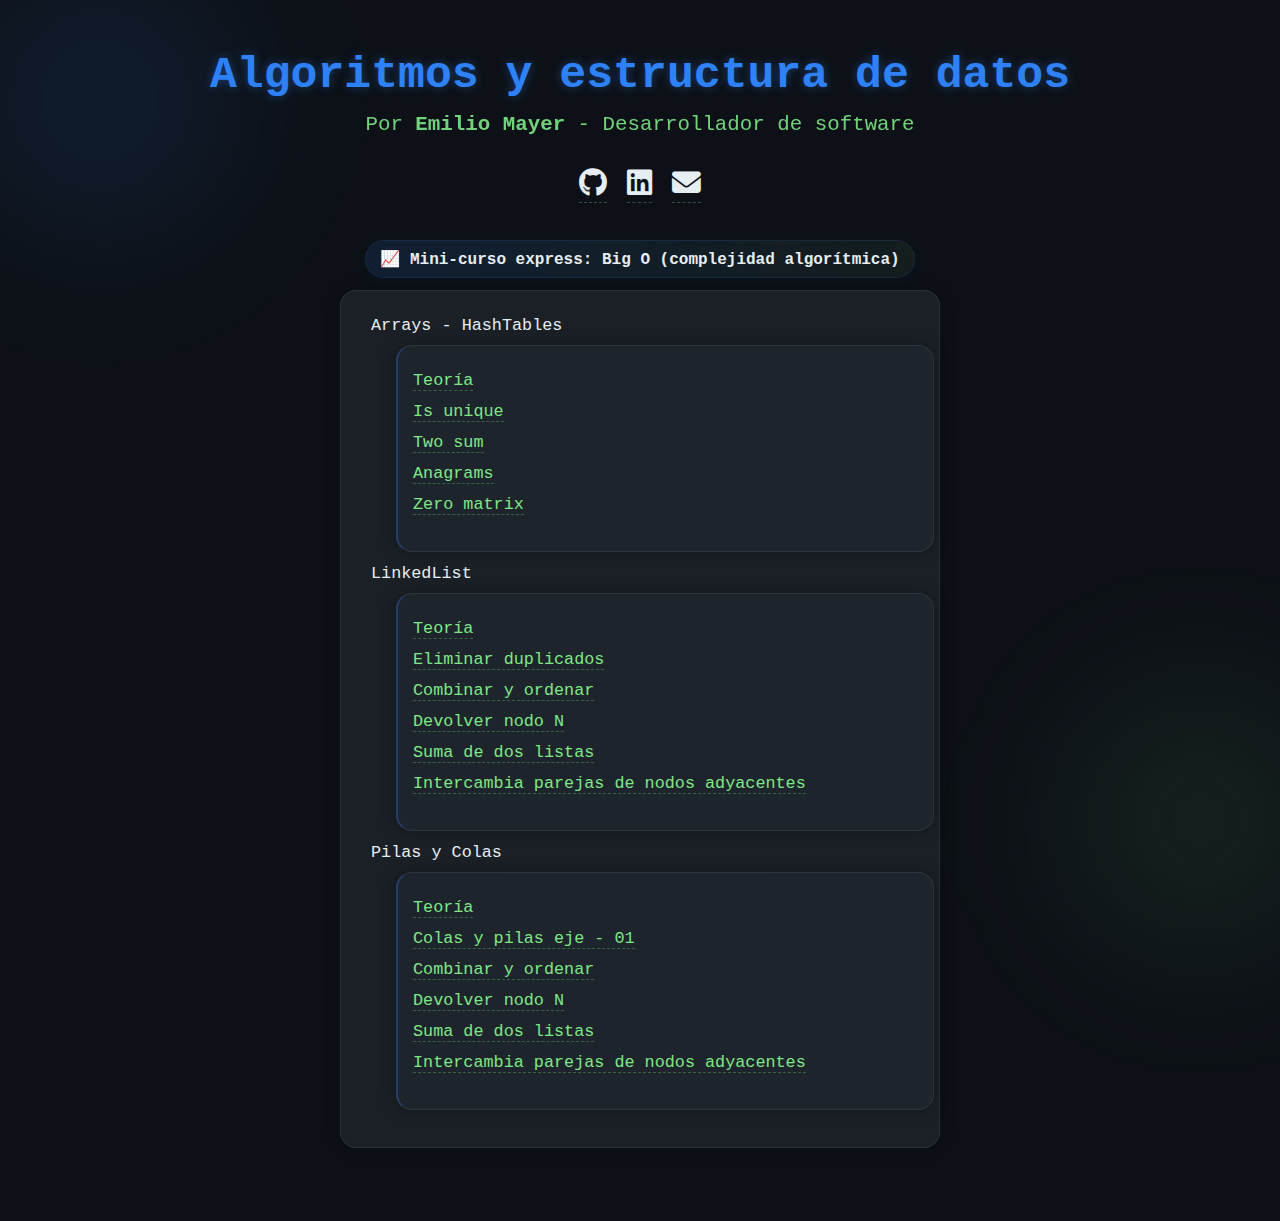
<file: Ejemplo visuales/index.html>
<!DOCTYPE html>
<html lang="en">
<head>
    <meta charset="UTF-8">
    <meta name="viewport" content="width=device-width, initial-scale=1.0">
    <title>Algoritmos y estructura de datos</title>
    <link rel="stylesheet" href="styles.css">
    <!-- Íconos de Font Awesome -->
    <link rel="stylesheet" href="https://cdnjs.cloudflare.com/ajax/libs/font-awesome/6.5.0/css/all.min.css">
</head>
<body>
    <h1>Algoritmos y estructura de datos</h1>
    <h2>Por <strong>Emilio Mayer</strong> - Desarrollador de software</h2>

    <!-- Sección de redes -->
    <div class="social-links">
        
        <a href="https://github.com/EmilioM1983" target="_blank" class="social github" title="Ver perfil en GitHub">
            <i class="fab fa-github"></i>
        </a>
        <a href="https://linkedin.com/in/emiliomayer" target="_blank" class="social linkedin" title="Ver perfil en LinkedIn">
            <i class="fab fa-linkedin"></i>
        </a>

        <a href="mailto:contact@gmail.com" class="social email" title="Enviar correo">
            <i class="fas fa-envelope"></i>
        </a>
    </div>

    <div class="featured">
      <a class="big-o-link" href="java/02-Big-O/big-o.html" title="Mini curso express: Big O">📈 Mini-curso express: Big O (complejidad algorítmica)</a>
    </div>

    <ul>
        <li>Arrays - HashTables 
            <ul>
                <li><a href="/java/03-ArraysHashTables/teoria.html">Teoría</a></li>
                <li><a href="/java/03-ArraysHashTables/is-unique.html">Is unique</a></li>
                <li><a href="/java/03-ArraysHashTables/two-sum-visual.html">Two sum</a></li>
                <li><a href="/java/03-ArraysHashTables/group-anagrams-visual.html">Anagrams</a></li>
                <li><a href="/java/03-ArraysHashTables/zero-matrix-visual.html">Zero matrix</a></li>
            </ul>
        </li>
        <li>LinkedList
            <ul>
                <li><a href="/java/04-LinkedList/teoria.html">Teoría</a></li>
                <li><a href="/java/04-LinkedList/remove-dups-visual.html">Eliminar duplicados</a></li>
                <li><a href="/java/04-LinkedList/merge-two-lists-visual.html">Combinar y ordenar</a></li>
                <li><a href="/java/04-LinkedList/nth-node-to-last-visual.html">Devolver nodo N</a></li>
                <li><a href="/java/04-LinkedList/AddTwoNumbers.html">Suma de dos listas</a></li>
                <li><a href="/java/04-LinkedList/swapNodesInPairs.html">Intercambia parejas de nodos adyacentes</a></li>
            </ul>
        </li>
        <li>Pilas y Colas
            <ul>
                <li><a href="/java/05-StacksQueues/teoria.html">Teoría</a></li>
                <li><a href="/java/05-StacksQueues/queue-with-stacks-visual.html">Colas y pilas eje - 01</a></li>
                <li><a href="/java/04-LinkedList/merge-two-lists-visual.html">Combinar y ordenar</a></li>
                <li><a href="/java/04-LinkedList/nth-node-to-last-visual.html">Devolver nodo N</a></li>
                <li><a href="/java/04-LinkedList/AddTwoNumbers.html">Suma de dos listas</a></li>
                <li><a href="/java/04-LinkedList/swapNodesInPairs.html">Intercambia parejas de nodos adyacentes</a></li>
            </ul>
        </li>

    </ul>
</body>
</html>
</file>
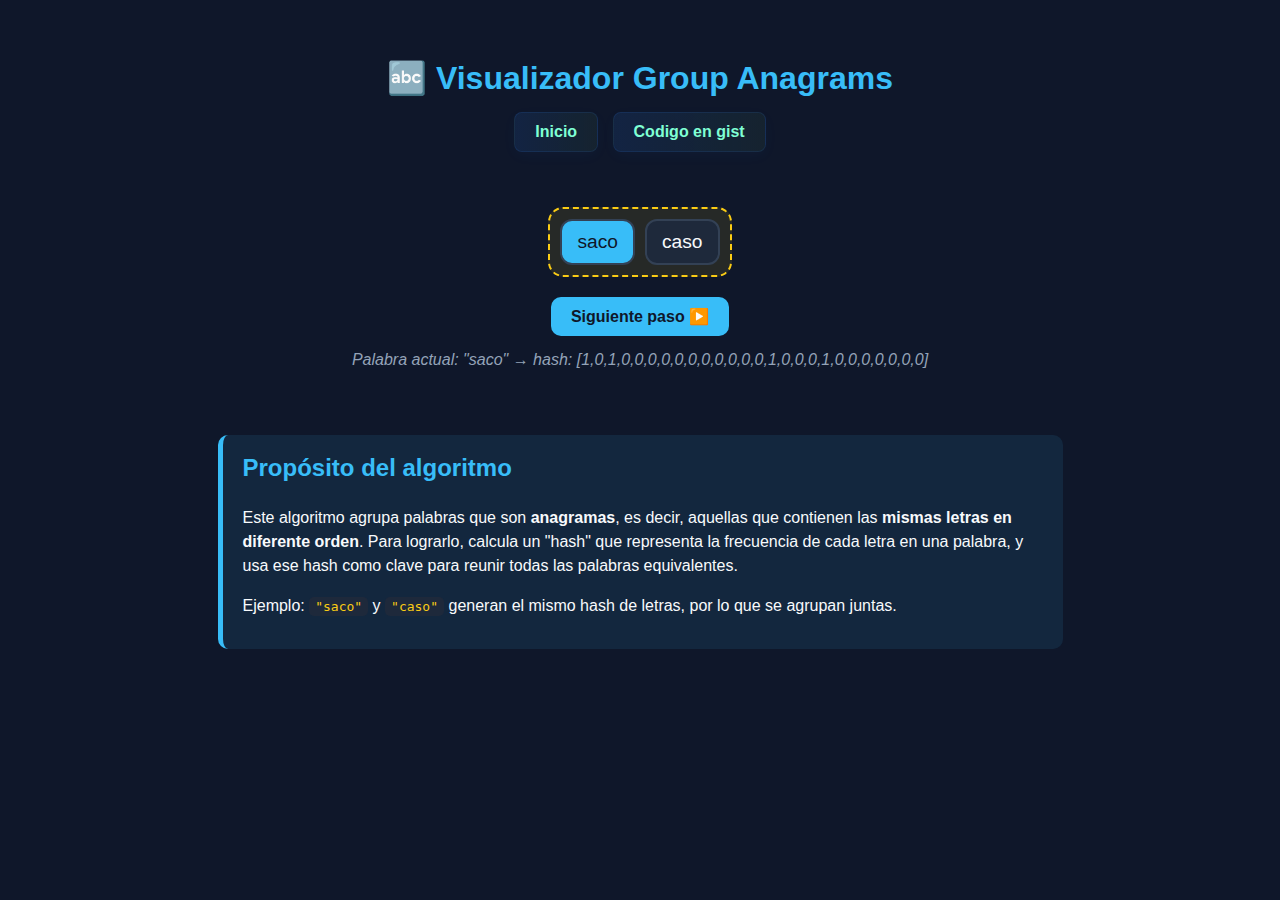
<file: Ejemplo visuales/java/03-ArraysHashTables/group-anagrams-visual.html>
<!DOCTYPE html>
<html lang="es">
  <head>
    <meta charset="UTF-8">
    <meta name="viewport" content="width=device-width, initial-scale=1.0">
    <title>Group Anagrams Visual</title>
    <link rel="stylesheet" href="./css/group-anagrams-visual.css">
    <script src="../../components/navegacion.js"></script>
  </head>
  <body>
    <h1>🔤 Visualizador Group Anagrams</h1>

    <div>
      <div id="navegacion"></div>

      <script>
        cargarNavegacion('navegacion',"https://gist.github.com/EmilioM1983/60a2155397a6debde907ee7c29869e1f");
    </script>
    </div>

    <div id="container" style="margin-top: 50px;"></div>
    <button id="nextStep">Siguiente paso ▶️</button>
    <p id="desc"></p>

    <div id="purpose">
      <h2>Propósito del algoritmo</h2>
      <p>
        Este algoritmo agrupa palabras que son <strong>anagramas</strong>, es
        decir,
        aquellas que contienen las <strong>mismas letras en diferente
          orden</strong>.
        Para lograrlo, calcula un "hash" que representa la frecuencia de cada
        letra
        en una palabra, y usa ese hash como clave para reunir todas las palabras
        equivalentes.
      </p>
      <p>
        Ejemplo: <code>"saco"</code> y <code>"caso"</code> generan el mismo hash
        de letras,
        por lo que se agrupan juntas.
      </p>
    </div>

    <script src="./js/group-anagrams-visual.js"></script>
  </body>
</html>
</file>
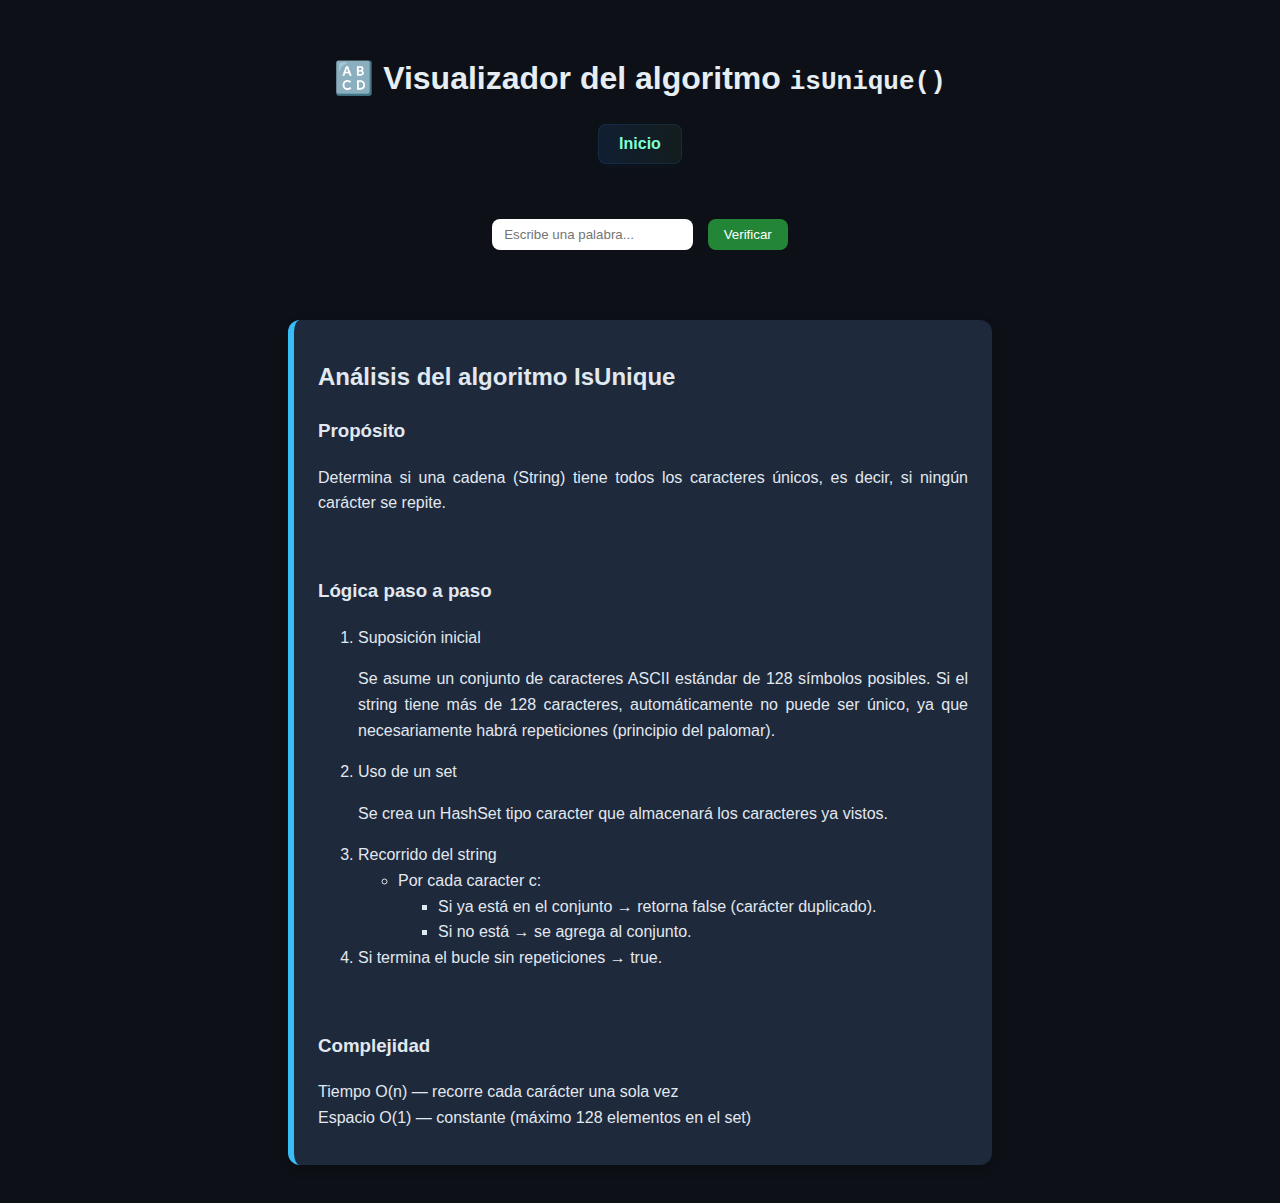
<file: Ejemplo visuales/java/03-ArraysHashTables/is-unique.html>
<!DOCTYPE html>
<html lang="es">
<head>
  <meta charset="UTF-8">
  <title>Visualizador - IsUnique()</title>
  <link rel="stylesheet" href="./css/is-unique.css">
</head>
<body>
  
  <h1>🔠 Visualizador del algoritmo <code>isUnique()</code></h1>
  
  <a style="color: aquamarine;" href="../../index.html" class="btn">Inicio</a>

  <div style="margin: 50px;">
    <input type="text" id="inputText" placeholder="Escribe una palabra..." maxlength="128">
    <button onclick="checkUnique()">Verificar</button>
  </div>

  <div id="visualization"></div>
  <div id="result"></div>

  <div id="purpose">
    <h2>Análisis del algoritmo IsUnique</h2>
    <h3>Propósito</h3>
    <p>
    Determina si una cadena (String) tiene todos los caracteres únicos, es decir, si ningún carácter se repite.</p>
    <br>

    <h3>Lógica paso a paso</h3>
    <ol>
      <li>Suposición inicial 
        <p>Se asume un conjunto de caracteres ASCII estándar de 128 símbolos posibles.
        Si el string tiene más de 128 caracteres, automáticamente no puede ser único, 
        ya que necesariamente habrá repeticiones (principio del palomar).
        </p>
      </li>
      <li>Uso de un set 
        <p>Se crea un HashSet tipo caracter que almacenará los caracteres ya vistos.
        </p>
      </li>
      <li>Recorrido del string
        <ul>
          <li>Por cada caracter c: 
            <ul>
              <li>Si ya está en el conjunto → retorna false (carácter duplicado).</li>
              <li>Si no está → se agrega al conjunto.</li>
            </ul>
          </li>
        </ul>
      </li>
      <li>Si termina el bucle sin repeticiones → true. 
      </li>
    </ol>
    <br>

  <h3>Complejidad</h2>
    <p>
      Tiempo	O(n) — recorre cada carácter una sola vez <br>
      Espacio	O(1) — constante (máximo 128 elementos en el set)
    </p>
  </div>

  <script src="./js/is-unique.js"></script>
</body>
</html>
</file>
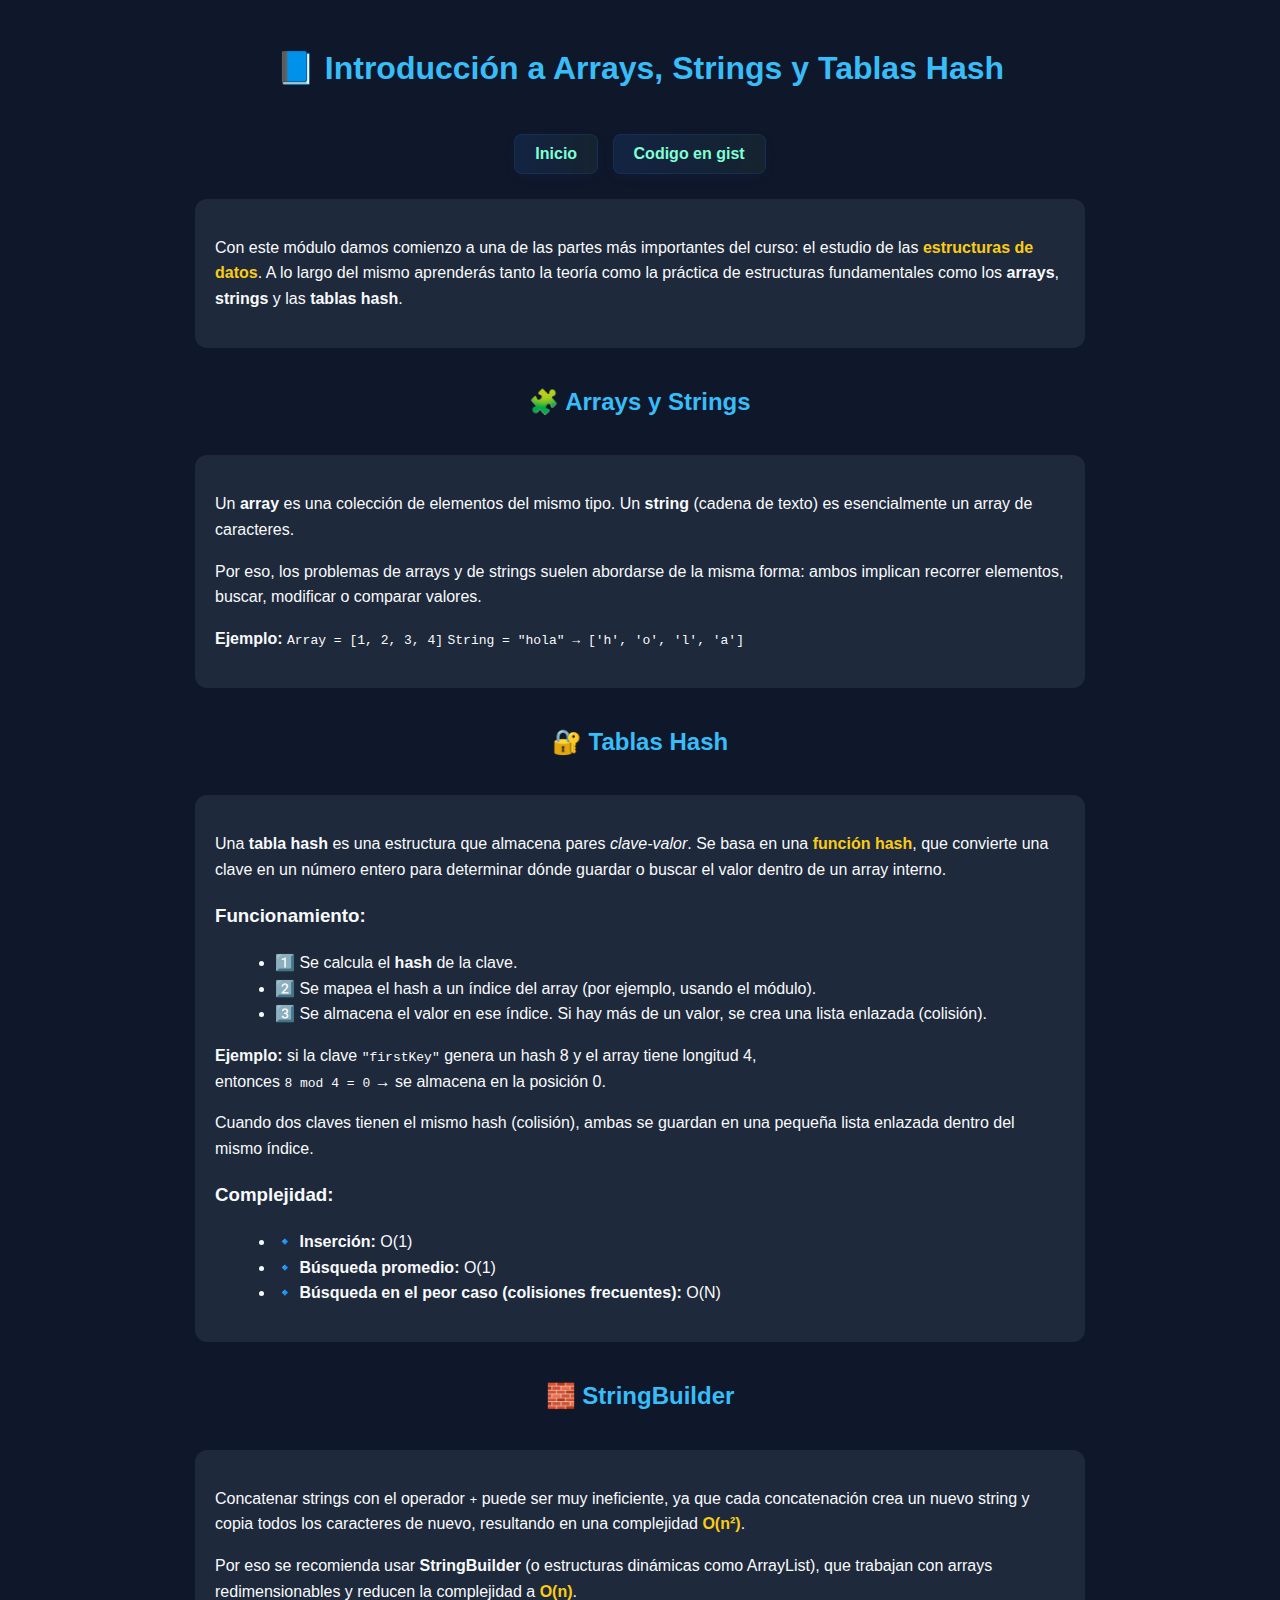
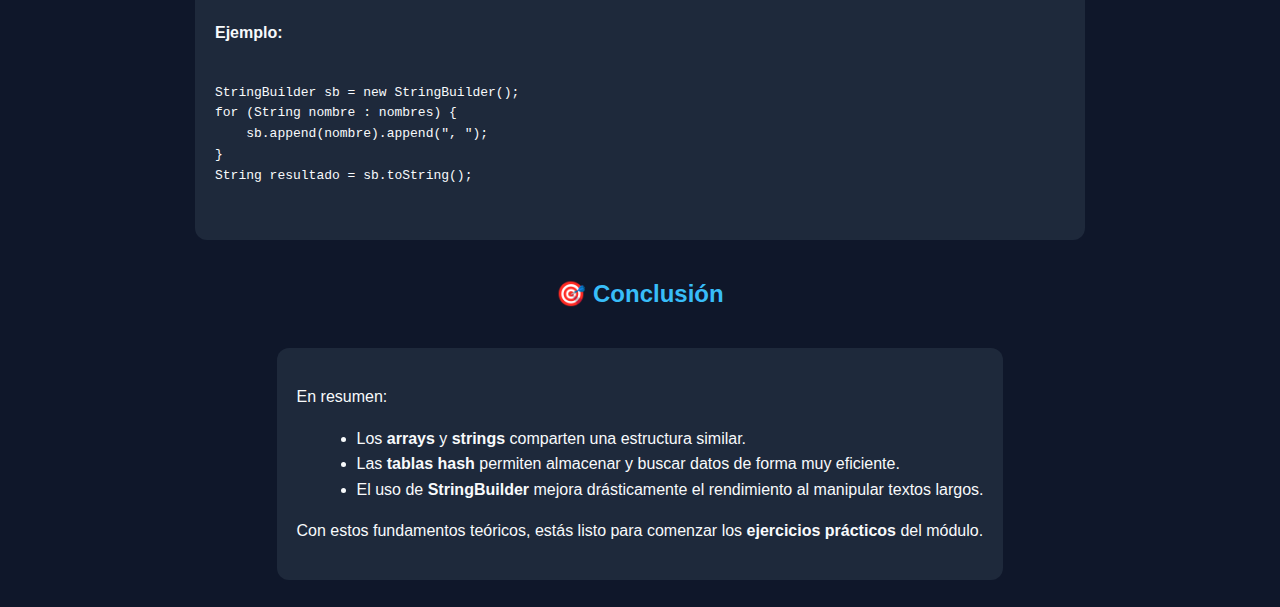
<file: Ejemplo visuales/java/03-ArraysHashTables/teoria.html>
<!DOCTYPE html>
<html lang="es">
<head>
<meta charset="UTF-8">
<meta name="viewport" content="width=device-width, initial-scale=1.0">
<title>Estructuras de Datos - Introducción</title>
<link rel="stylesheet" href="css/teoria.css">
<script src="../../components/navegacion.js"></script>
</head>
<body>

<h1>📘 Introducción a Arrays, Strings y Tablas Hash</h1>

<div id="navegacion"></div>

      <script>
        cargarNavegacion('navegacion',"https://gist.github.com/EmilioM1983/60a2155397a6debde907ee7c29869e1f");
    </script>
</div>

<div class="section">
  <p>
    Con este módulo damos comienzo a una de las partes más importantes del curso: el estudio de las
    <span class="highlight">estructuras de datos</span>.
    A lo largo del mismo aprenderás tanto la teoría como la práctica de estructuras fundamentales
    como los <strong>arrays</strong>, <strong>strings</strong> y las <strong>tablas hash</strong>.
  </p>
</div>

<h2>🧩 Arrays y Strings</h2>
<div class="section">
  <p>
    Un <strong>array</strong> es una colección de elementos del mismo tipo.  
    Un <strong>string</strong> (cadena de texto) es esencialmente un array de caracteres.
  </p>
  <p>
    Por eso, los problemas de arrays y de strings suelen abordarse de la misma forma:
    ambos implican recorrer elementos, buscar, modificar o comparar valores.
  </p>
  <p><strong>Ejemplo:</strong>  
    <code>Array = [1, 2, 3, 4]</code>  
    <code>String = "hola" → ['h', 'o', 'l', 'a']</code>
  </p>
</div>

<h2>🔐 Tablas Hash</h2>
<div class="section">
  <p>
    Una <strong>tabla hash</strong> es una estructura que almacena pares <em>clave-valor</em>.
    Se basa en una <span class="highlight">función hash</span>, que convierte una clave en un número entero
    para determinar dónde guardar o buscar el valor dentro de un array interno.
  </p>

  <h3>Funcionamiento:</h3>
  <ul>
    <li>1️⃣ Se calcula el <strong>hash</strong> de la clave.</li>
    <li>2️⃣ Se mapea el hash a un índice del array (por ejemplo, usando el módulo).</li>
    <li>3️⃣ Se almacena el valor en ese índice. Si hay más de un valor, se crea una lista enlazada (colisión).</li>
  </ul>

  <p><strong>Ejemplo:</strong> si la clave <code>"firstKey"</code> genera un hash 8 y el array tiene longitud 4,<br>
  entonces <code>8 mod 4 = 0</code> → se almacena en la posición 0.</p>

  <p>
    Cuando dos claves tienen el mismo hash (colisión), ambas se guardan en una pequeña lista enlazada dentro
    del mismo índice.
  </p>

  <h3>Complejidad:</h3>
  <ul>
    <li>🔹 <strong>Inserción:</strong> O(1)</li>
    <li>🔹 <strong>Búsqueda promedio:</strong> O(1)</li>
    <li>🔹 <strong>Búsqueda en el peor caso (colisiones frecuentes):</strong> O(N)</li>
  </ul>
</div>

<h2>🧱 StringBuilder</h2>
<div class="section">
  <p>
    Concatenar strings con el operador <code>+</code> puede ser muy ineficiente, ya que cada concatenación
    crea un nuevo string y copia todos los caracteres de nuevo, resultando en una complejidad
    <span class="highlight">O(n²)</span>.
  </p>
  <p>
    Por eso se recomienda usar <strong>StringBuilder</strong> (o estructuras dinámicas como ArrayList),
    que trabajan con arrays redimensionables y reducen la complejidad a
    <span class="highlight">O(n)</span>.
  </p>

  <p><strong>Ejemplo:</strong></p>
  <pre><code>
StringBuilder sb = new StringBuilder();
for (String nombre : nombres) {
    sb.append(nombre).append(", ");
}
String resultado = sb.toString();
  </code></pre>
</div>

<h2>🎯 Conclusión</h2>
<div class="section">
  <p>
    En resumen:
  </p>
  <ul>
    <li>Los <strong>arrays</strong> y <strong>strings</strong> comparten una estructura similar.</li>
    <li>Las <strong>tablas hash</strong> permiten almacenar y buscar datos de forma muy eficiente.</li>
    <li>El uso de <strong>StringBuilder</strong> mejora drásticamente el rendimiento al manipular textos largos.</li>
  </ul>
  <p>
    Con estos fundamentos teóricos, estás listo para comenzar los <strong>ejercicios prácticos</strong> del módulo.
  </p>
</div>

</body>
</html>
</file>
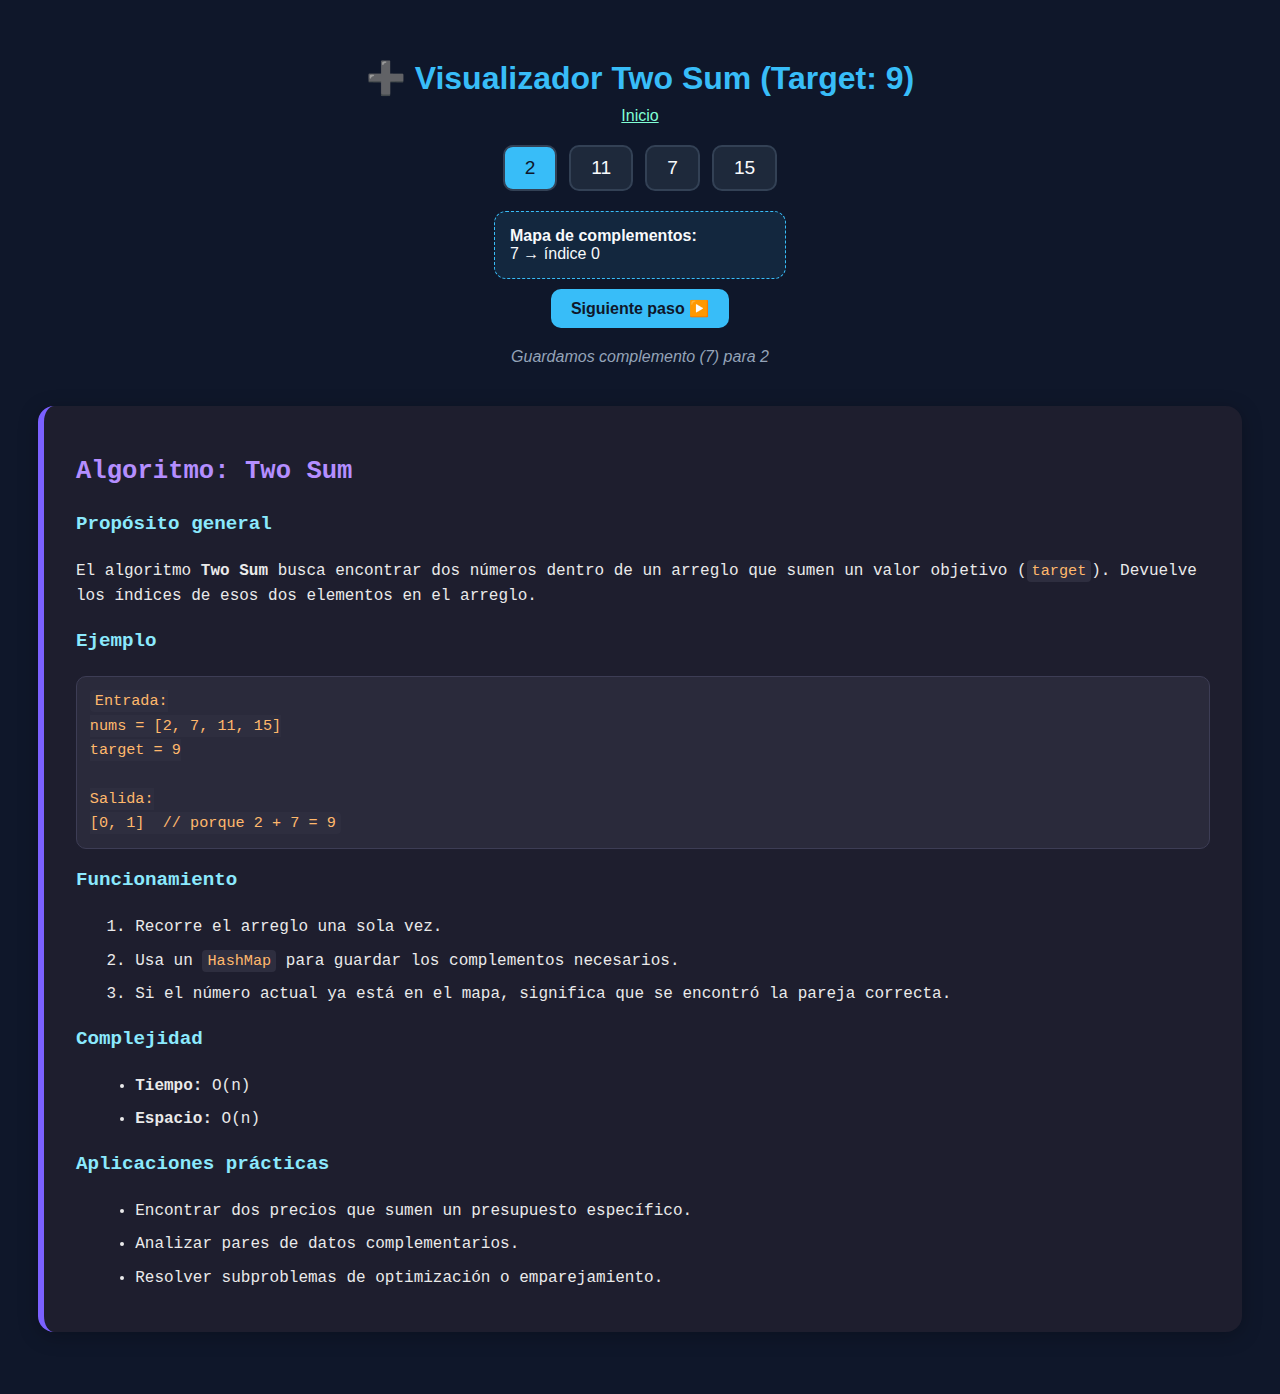
<file: Ejemplo visuales/java/03-ArraysHashTables/two-sum-visual.html>
<!DOCTYPE html>
<html lang="es">
<head>
<meta charset="UTF-8">
<meta name="viewport" content="width=device-width, initial-scale=1.0">
<title>Two Sum Visual</title>
<link rel="stylesheet" href="./css/two-sum.css">
</head>
<body>
<h1>➕ Visualizador Two Sum (Target: 9)</h1>

<a style="color: aquamarine;" href="../../index.html" class="btn">Inicio</a>

<div id="array"></div>
<div id="map"></div>
<button id="nextStep">Siguiente paso ▶️</button>
<p id="desc"></p>

<div class="algoritmo-explicacion">
  <h2>Algoritmo: Two Sum</h2>

  <section>
    <h3>Propósito general</h3>
    <p>
      El algoritmo <strong>Two Sum</strong> busca encontrar dos números dentro de un arreglo
      que sumen un valor objetivo (<code>target</code>). Devuelve los índices de esos dos
      elementos en el arreglo.
    </p>
  </section>

  <section>
    <h3>Ejemplo</h3>
    <pre><code>Entrada:
nums = [2, 7, 11, 15]
target = 9

Salida:
[0, 1]  // porque 2 + 7 = 9</code></pre>
  </section>

  <section>
    <h3>Funcionamiento</h3>
    <ol>
      <li>Recorre el arreglo una sola vez.</li>
      <li>Usa un <code>HashMap</code> para guardar los complementos necesarios.</li>
      <li>Si el número actual ya está en el mapa, significa que se encontró la pareja correcta.</li>
    </ol>
  </section>

  <section>
    <h3>Complejidad</h3>
    <ul>
      <li><strong>Tiempo:</strong> O(n)</li>
      <li><strong>Espacio:</strong> O(n)</li>
    </ul>
  </section>

  <section>
    <h3>Aplicaciones prácticas</h3>
    <ul>
      <li>Encontrar dos precios que sumen un presupuesto específico.</li>
      <li>Analizar pares de datos complementarios.</li>
      <li>Resolver subproblemas de optimización o emparejamiento.</li>
    </ul>
  </section>
</div>


<script src="./js/two-sum.js"></script>
</body>
</html>
</file>
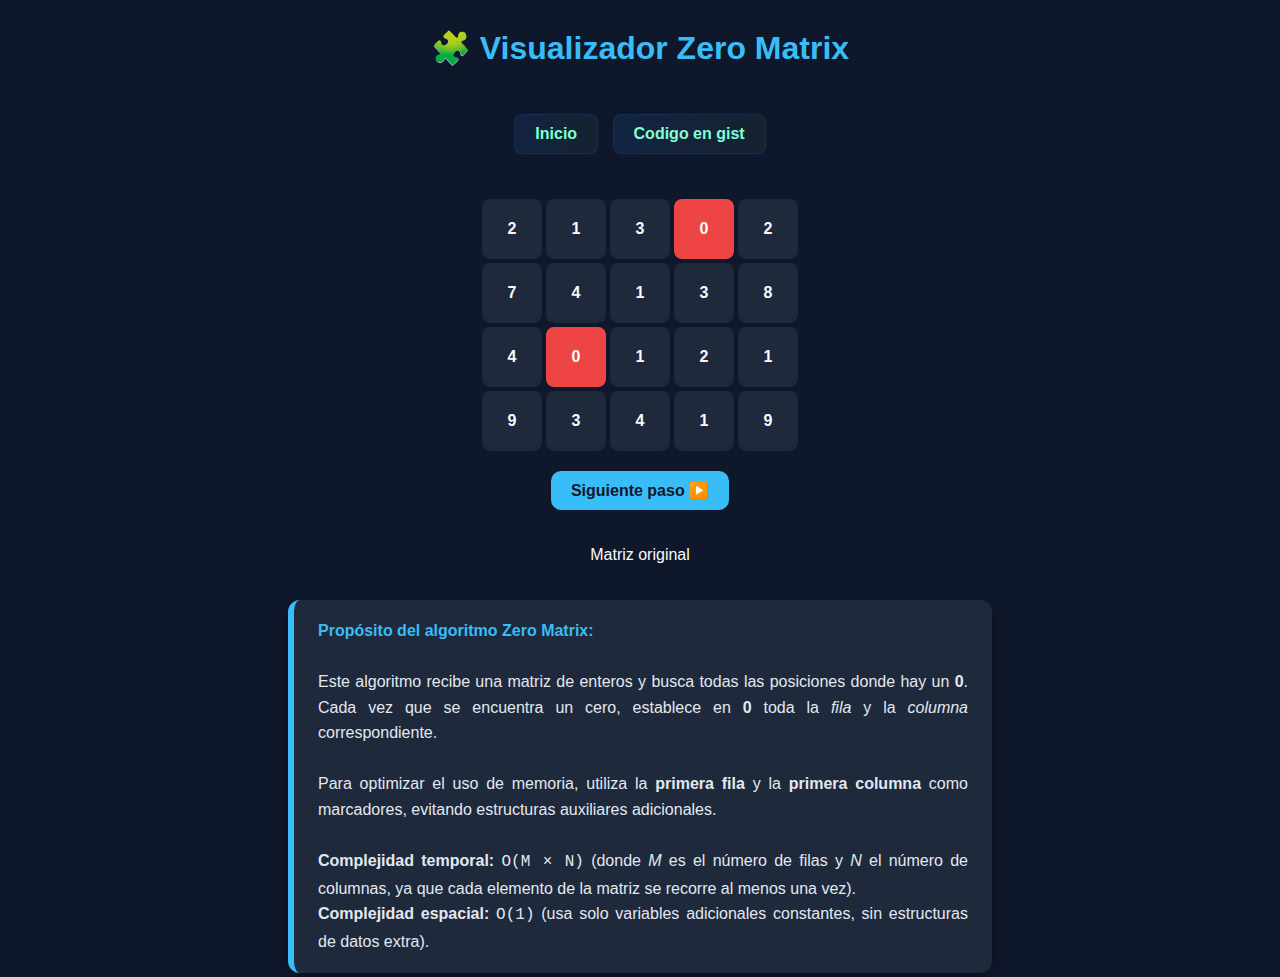
<file: Ejemplo visuales/java/03-ArraysHashTables/zero-matrix-visual.html>
<!DOCTYPE html>
<html lang="es">
<head>
<meta charset="UTF-8">
<meta name="viewport" content="width=device-width, initial-scale=1.0">
<title>Zero Matrix Visual</title>
<link rel="stylesheet" href="./css/zero-matrix-visual.css">
<script src="../components/navegacion.js"></script>
</head>
<body>

<h1>🧩 Visualizador Zero Matrix</h1>

<div>
      <div id="navegacion"></div>

      <script>
        cargarNavegacion('navegacion',"https://gist.github.com/EmilioM1983/60a2155397a6debde907ee7c29869e1f");
    </script>
    </div>

<div id="matrix" style="margin-top: 20px;"></div>
<button id="nextStep">Siguiente paso ▶️</button>

<p id="stepDesc"></p>

<div id="purpose">
  <strong style="color:#38bdf8;">Propósito del algoritmo Zero Matrix:</strong><br><br>
  Este algoritmo recibe una matriz de enteros y busca todas las posiciones donde hay un <strong>0</strong>.  
  Cada vez que se encuentra un cero, establece en <strong>0</strong> toda la <em>fila</em> y la <em>columna</em> correspondiente.  
  <br><br>
  Para optimizar el uso de memoria, utiliza la <strong>primera fila</strong> y la <strong>primera columna</strong> 
  como marcadores, evitando estructuras auxiliares adicionales.
  <br><br>
  <strong>Complejidad temporal:</strong> <code>O(M × N)</code>  
  (donde <em>M</em> es el número de filas y <em>N</em> el número de columnas, 
  ya que cada elemento de la matriz se recorre al menos una vez).  
  <br>
  <strong>Complejidad espacial:</strong> <code>O(1)</code>  
  (usa solo variables adicionales constantes, sin estructuras de datos extra).
</div>

<script src="./js/zero-matrix-visual.js">
</script>
</body>
</html>
</file>
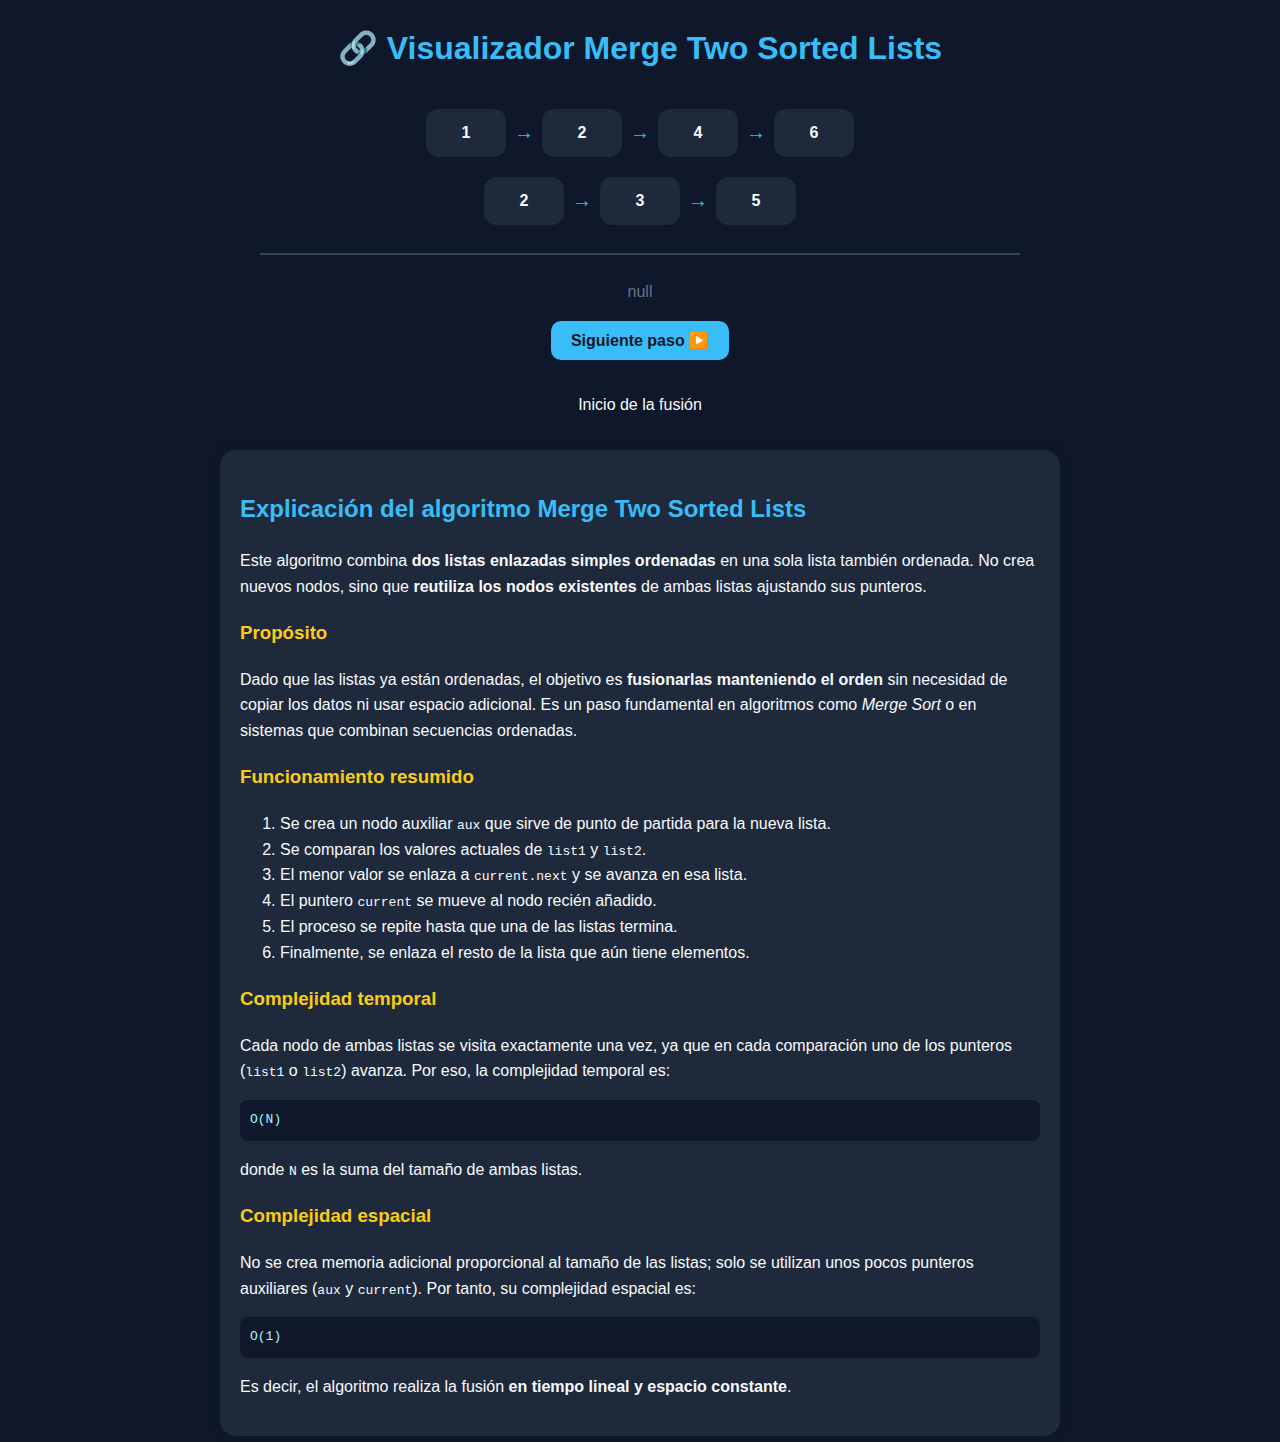
<file: Ejemplo visuales/java/04-LinkedList/merge-two-lists-visual.html>
<!DOCTYPE html>
<html lang="es">
<head>
<meta charset="UTF-8">
<meta name="viewport" content="width=device-width, initial-scale=1.0">
<title>Merge Two Sorted Lists Visual</title>
<link rel="stylesheet" href="css/merge-two-lists-visual.css">
</head>
<body>

<h1>🔗 Visualizador Merge Two Sorted Lists</h1>

<div class="list" id="list1"></div>
<div class="list" id="list2"></div>
<hr style="width:60%;border:1px solid #334155;">
<div class="list" id="merged"></div>

<button id="nextStep">Siguiente paso ▶️</button>
<p id="desc"></p>

<script src="js/merge-two-lists-visual.js"></script>

<section style="max-width:800px; background:#1e293b; color:#f8fafc; padding:20px; border-radius:16px; line-height:1.6; box-shadow:0 0 10px #0f172a;">
  <h2 style="color:#38bdf8;"> Explicación del algoritmo Merge Two Sorted Lists</h2>

  <p>
    Este algoritmo combina <strong>dos listas enlazadas simples ordenadas</strong> en una sola lista también ordenada. 
    No crea nuevos nodos, sino que <strong>reutiliza los nodos existentes</strong> de ambas listas ajustando sus punteros.
  </p>

  <h3 style="color:#facc15;"> Propósito</h3>
  <p>
    Dado que las listas ya están ordenadas, el objetivo es <strong>fusionarlas manteniendo el orden</strong> sin necesidad de copiar los datos ni usar espacio adicional.
    Es un paso fundamental en algoritmos como <em>Merge Sort</em> o en sistemas que combinan secuencias ordenadas.
  </p>

  <h3 style="color:#facc15;"> Funcionamiento resumido</h3>
  <ol>
    <li>Se crea un nodo auxiliar <code>aux</code> que sirve de punto de partida para la nueva lista.</li>
    <li>Se comparan los valores actuales de <code>list1</code> y <code>list2</code>.</li>
    <li>El menor valor se enlaza a <code>current.next</code> y se avanza en esa lista.</li>
    <li>El puntero <code>current</code> se mueve al nodo recién añadido.</li>
    <li>El proceso se repite hasta que una de las listas termina.</li>
    <li>Finalmente, se enlaza el resto de la lista que aún tiene elementos.</li>
  </ol>

  <h3 style="color:#facc15;">Complejidad temporal</h3>
  <p>
    Cada nodo de ambas listas se visita exactamente una vez, ya que en cada comparación uno de los punteros 
    (<code>list1</code> o <code>list2</code>) avanza.  
    Por eso, la complejidad temporal es:
  </p>

  <pre style="background:#0f172a; padding:10px; border-radius:8px; color:#a5f3fc;">O(N)</pre>
  <p>
    donde <code>N</code> es la suma del tamaño de ambas listas.
  </p>

  <h3 style="color:#facc15;"> Complejidad espacial</h3>
  <p>
    No se crea memoria adicional proporcional al tamaño de las listas; 
    solo se utilizan unos pocos punteros auxiliares (<code>aux</code> y <code>current</code>).  
    Por tanto, su complejidad espacial es:
  </p>

  <pre style="background:#0f172a; padding:10px; border-radius:8px; color:#a5f3fc;">O(1)</pre>

  <p>
    Es decir, el algoritmo realiza la fusión <strong>en tiempo lineal y espacio constante</strong>.
  </p>
</section>


</body>
</html>
</file>
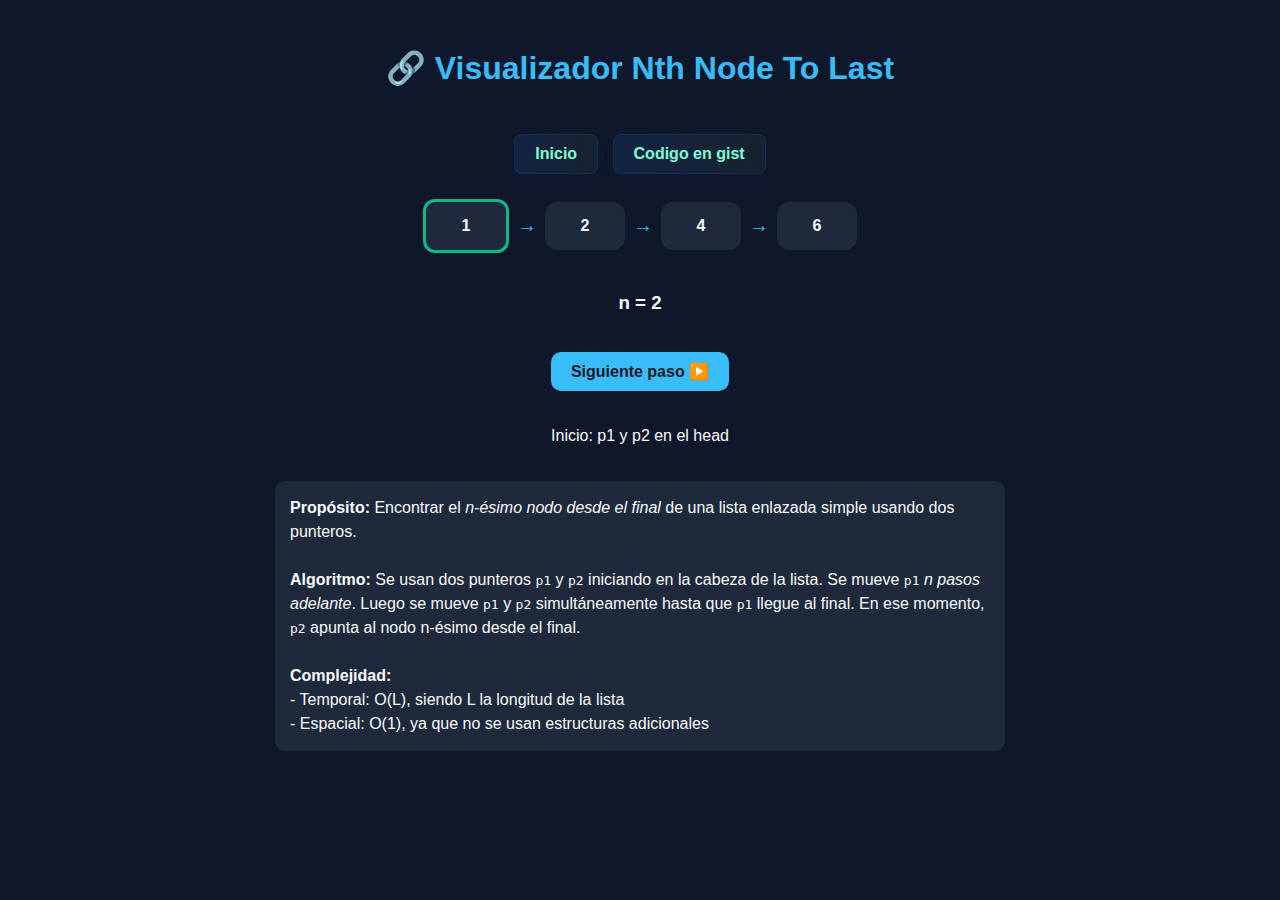
<file: Ejemplo visuales/java/04-LinkedList/nth-node-to-last-visual.html>
<!DOCTYPE html>
<html lang="es">
<head>
<meta charset="UTF-8">
<meta name="viewport" content="width=device-width, initial-scale=1.0">
<link rel="stylesheet" href="css/nth-node-to-last-visual.css">
<script src="../components/navegacion.js"></script>
<title>Nth Node To Last Visual</title>

</head>
<body>

<h1>🔗 Visualizador Nth Node To Last</h1>
<div id="navegacion"></div>

      <script>
        cargarNavegacion('navegacion',"https://gist.github.com/EmilioM1983/b86c554155f7feb289baa4057cd947e9");
    </script>
</div>

<div class="list" id="list"></div>
<h3>n = 2</h3>
<button id="nextStep">Siguiente paso ▶️</button>
<p id="desc"></p>

<div class="info">
  <strong>Propósito:</strong> Encontrar el <em>n-ésimo nodo desde el final</em> de una lista enlazada simple usando dos punteros.<br><br>
  <strong>Algoritmo:</strong> Se usan dos punteros <code>p1</code> y <code>p2</code> iniciando en la cabeza de la lista. Se mueve <code>p1</code> <em>n pasos adelante</em>. Luego se mueve <code>p1</code> y <code>p2</code> simultáneamente hasta que <code>p1</code> llegue al final. En ese momento, <code>p2</code> apunta al nodo n-ésimo desde el final.<br><br>
  <strong>Complejidad:</strong><br>
  - Temporal: O(L), siendo L la longitud de la lista<br>
  - Espacial: O(1), ya que no se usan estructuras adicionales
</div>

<script src="js/nth-node-to-last-visual.js"></script>

</body>
</html>
</file>
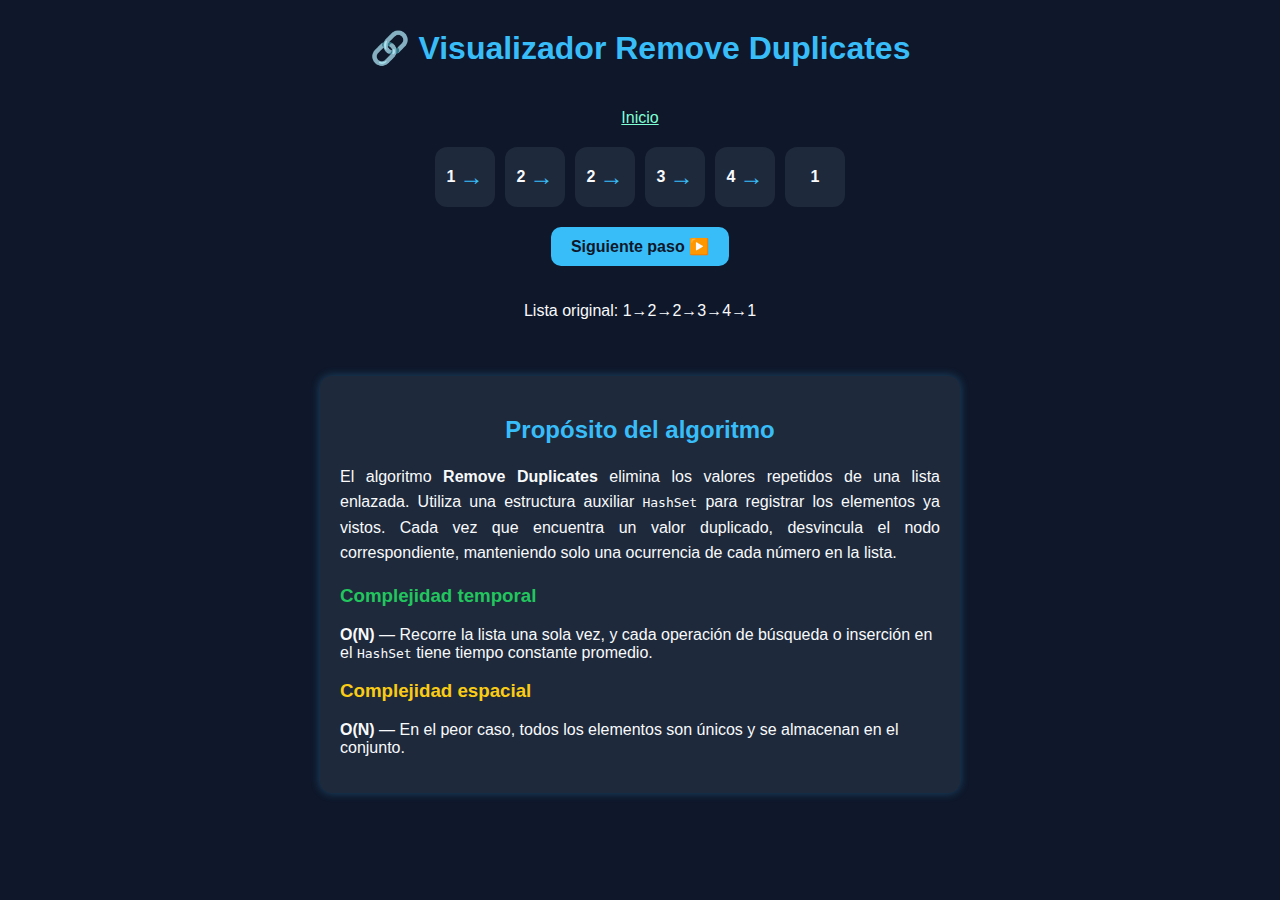
<file: Ejemplo visuales/java/04-LinkedList/remove-dups-visual.html>
<!DOCTYPE html>
<html lang="es">
<head>
<meta charset="UTF-8">
<meta name="viewport" content="width=device-width, initial-scale=1.0">
<title>Remove Duplicates Visual</title>
<link rel="stylesheet" href="css/remove-dups-visual.css">
</head>
<body>

<h1>🔗 Visualizador Remove Duplicates</h1>

<a style="color: aquamarine;" href="../../index.html" class="btn">Inicio</a>

<div class="list" id="list"></div>
<button id="nextStep">Siguiente paso ▶️</button>
<p id="desc"></p>

<section style="
  max-width: 600px;
  margin: 20px auto;
  background: #1e293b;
  color: #f8fafc;
  padding: 20px;
  border-radius: 12px;
  box-shadow: 0 0 10px rgba(56,189,248,0.3);
  font-family: 'Segoe UI', sans-serif;
">
  <h2 style="color: #38bdf8; text-align:center;"> Propósito del algoritmo</h2>
  <p style="line-height: 1.6; text-align: justify;">
    El algoritmo <strong>Remove Duplicates</strong> elimina los valores repetidos de una lista enlazada.
    Utiliza una estructura auxiliar <code>HashSet</code> para registrar los elementos ya vistos.
    Cada vez que encuentra un valor duplicado, desvincula el nodo correspondiente, manteniendo
    solo una ocurrencia de cada número en la lista.
  </p>

  <h3 style="color: #22c55e;"> Complejidad temporal</h3>
  <p>
    <strong>O(N)</strong> — Recorre la lista una sola vez, y cada operación de búsqueda o inserción
    en el <code>HashSet</code> tiene tiempo constante promedio.
  </p>

  <h3 style="color: #facc15;"> Complejidad espacial</h3>
  <p>
    <strong>O(N)</strong> — En el peor caso, todos los elementos son únicos y se almacenan en el conjunto.
  </p>
</section>


<script src="js/remove-dups-visual.js"></script>
</body>
</html>
</file>
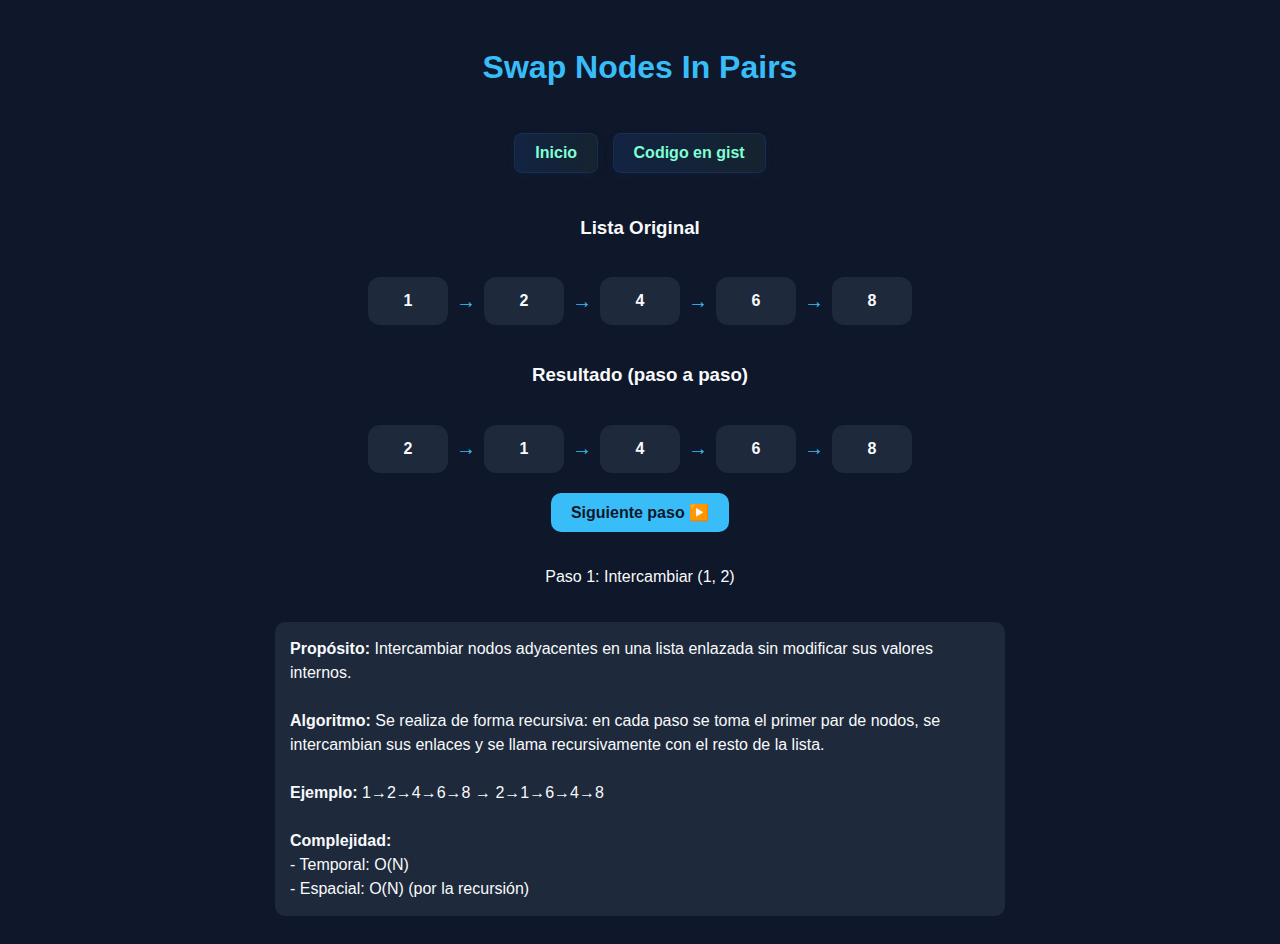
<file: Ejemplo visuales/java/04-LinkedList/swapNodesInPairs.html>
<!DOCTYPE html>
<html lang="es">
<head>
<meta charset="UTF-8">
<meta name="viewport" content="width=device-width, initial-scale=1.0">
<title>Swap Nodes In Pairs - Explicación y Visualización</title>
<link rel="stylesheet" href="css/swapNodesInPairs.css">
<script src="../components/navegacion.js"></script>
</head>
<body>

<h1>Swap Nodes In Pairs</h1>

<div id="navegacion"></div>

      <script>
        cargarNavegacion('navegacion',"https://gist.github.com/EmilioM1983/b86c554155f7feb289baa4057cd947e9");
    </script>
</div>

<h3>Lista Original</h3>
<div class="list" id="originalList"></div>

<h3>Resultado (paso a paso)</h3>
<div class="list" id="swappedList"></div>

<button id="nextStep">Siguiente paso ▶️</button>
<p id="desc"></p>

<div class="info">
  <strong>Propósito:</strong> Intercambiar nodos adyacentes en una lista enlazada sin modificar sus valores internos.<br><br>
  <strong>Algoritmo:</strong> Se realiza de forma recursiva: en cada paso se toma el primer par de nodos, se intercambian sus enlaces y se llama recursivamente con el resto de la lista.<br><br>
  <strong>Ejemplo:</strong> 1→2→4→6→8 → 2→1→6→4→8<br><br>
  <strong>Complejidad:</strong><br>
  - Temporal: O(N)<br>
  - Espacial: O(N) (por la recursión)
</div>

<script src="js/swapNodesInPairs.js"></script>

</body>
</html>
</file>
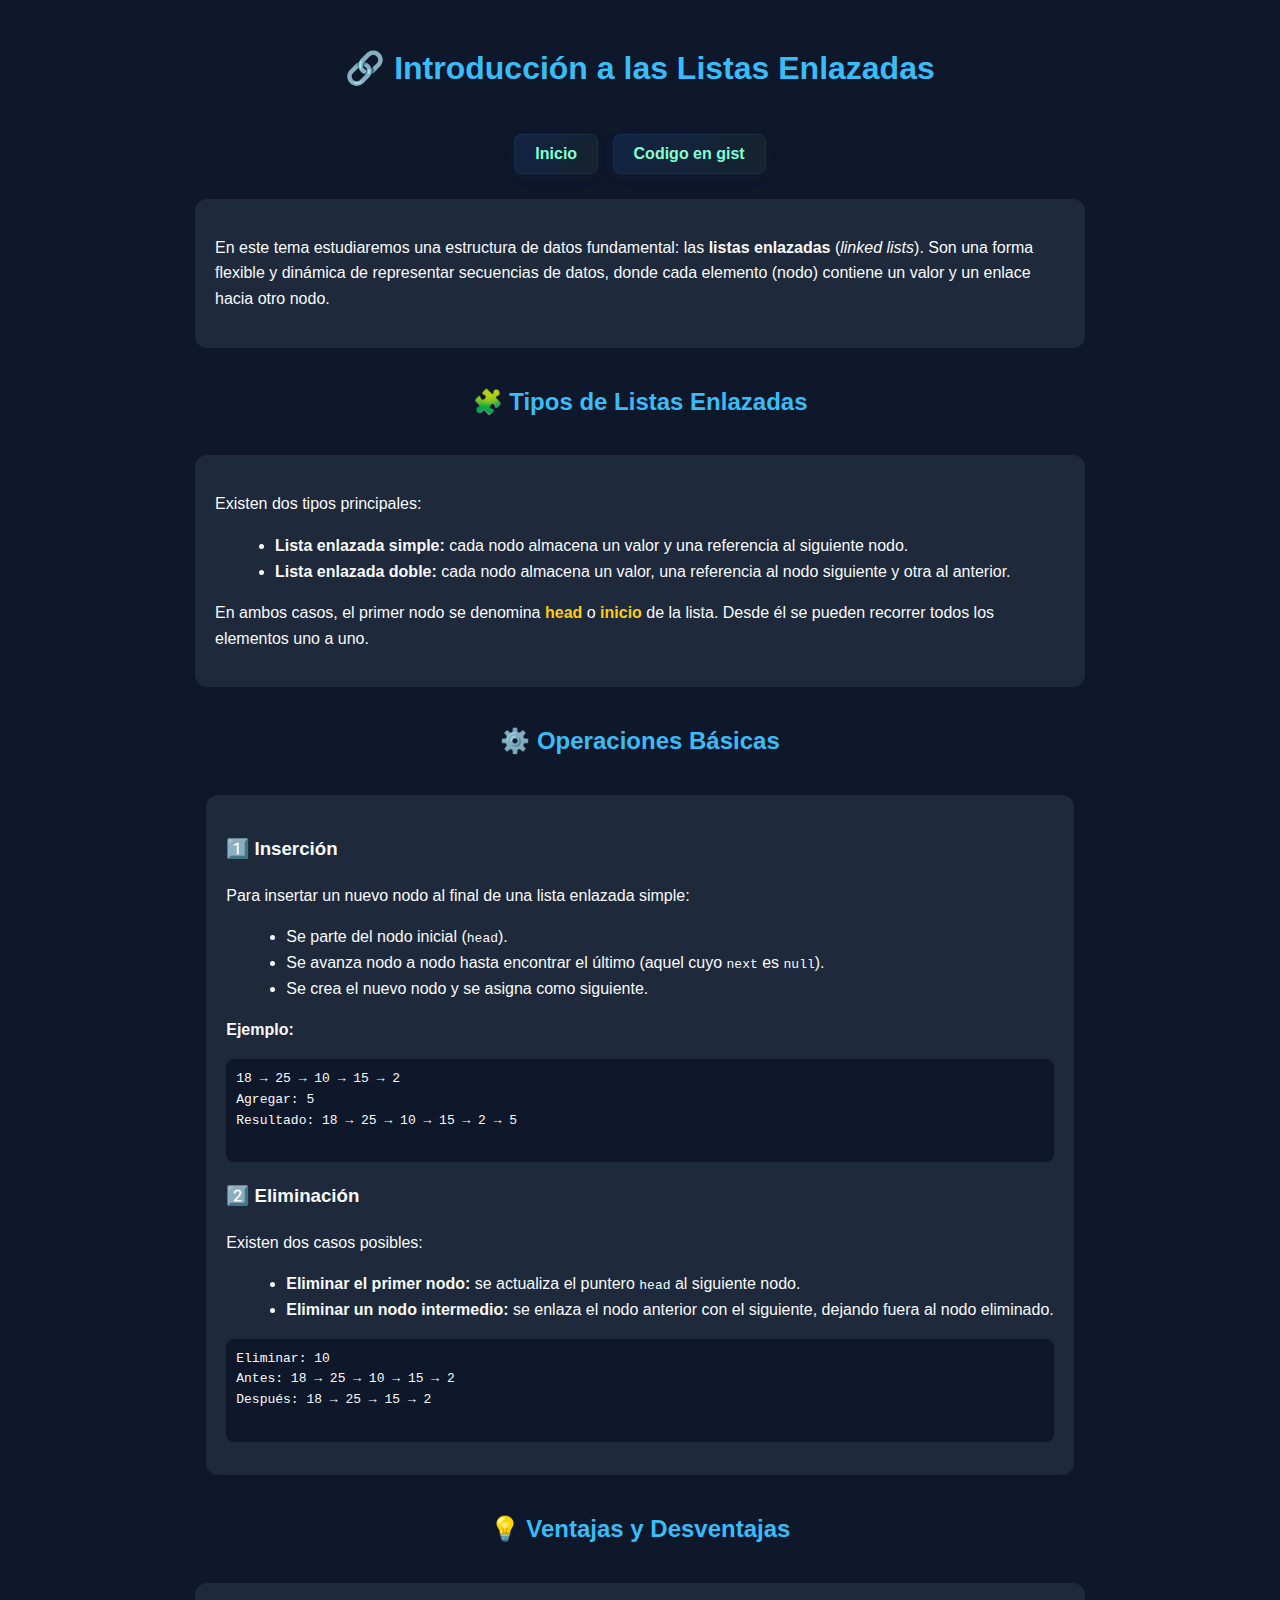
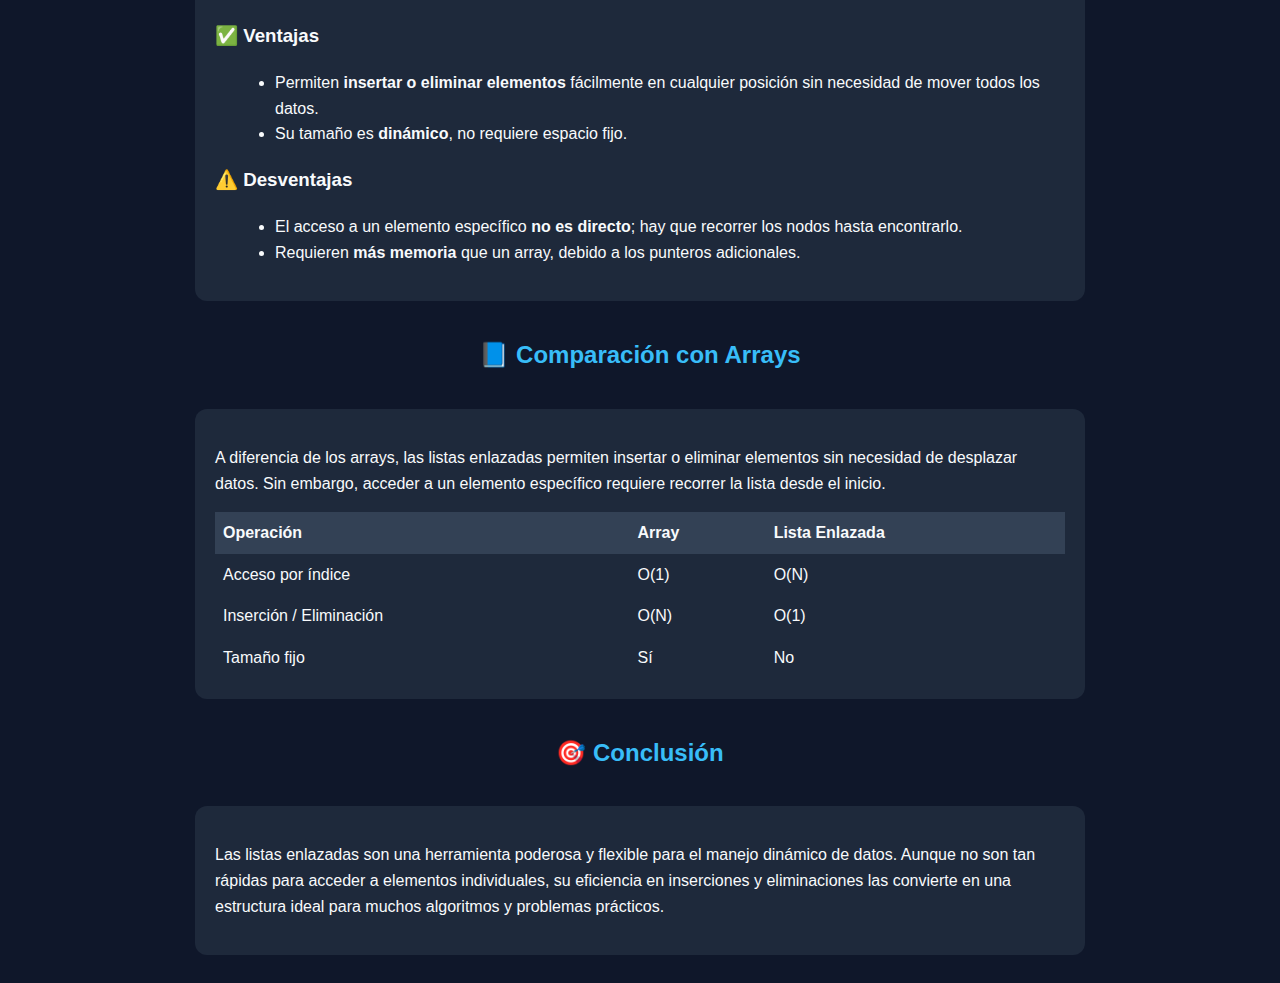
<file: Ejemplo visuales/java/04-LinkedList/teoria.html>
<!DOCTYPE html>
<html lang="es">
<head>
<meta charset="UTF-8">
<meta name="viewport" content="width=device-width, initial-scale=1.0">
<title>Listas Enlazadas - Introducción</title>
<link rel="stylesheet" href="css/teoria.css">
<script src="../../components/navegacion.js"></script>
</head>
<body>

<h1>🔗 Introducción a las Listas Enlazadas</h1>

<div id="navegacion"></div>

      <script>
        cargarNavegacion('navegacion',"https://gist.github.com/EmilioM1983/b86c554155f7feb289baa4057cd947e9");
    </script>
</div>

<div class="section">
  <p>
    En este tema estudiaremos una estructura de datos fundamental: las 
    <strong>listas enlazadas</strong> (<em>linked lists</em>).
    Son una forma flexible y dinámica de representar secuencias de datos,
    donde cada elemento (nodo) contiene un valor y un enlace hacia otro nodo.
  </p>
</div>

<h2>🧩 Tipos de Listas Enlazadas</h2>
<div class="section">
  <p>
    Existen dos tipos principales:
  </p>
  <ul>
    <li><strong>Lista enlazada simple:</strong> cada nodo almacena un valor y una referencia al siguiente nodo.</li>
    <li><strong>Lista enlazada doble:</strong> cada nodo almacena un valor, una referencia al nodo siguiente y otra al anterior.</li>
  </ul>
  <p>
    En ambos casos, el primer nodo se denomina <span class="highlight">head</span> o <span class="highlight">inicio</span> de la lista.
    Desde él se pueden recorrer todos los elementos uno a uno.
  </p>
</div>

<h2>⚙️ Operaciones Básicas</h2>
<div class="section">
  <h3>1️⃣ Inserción</h3>
  <p>
    Para insertar un nuevo nodo al final de una lista enlazada simple:
  </p>
  <ul>
    <li>Se parte del nodo inicial (<code>head</code>).</li>
    <li>Se avanza nodo a nodo hasta encontrar el último (aquel cuyo <code>next</code> es <code>null</code>).</li>
    <li>Se crea el nuevo nodo y se asigna como siguiente.</li>
  </ul>
  <p><strong>Ejemplo:</strong></p>
  <pre>
18 → 25 → 10 → 15 → 2
Agregar: 5
Resultado: 18 → 25 → 10 → 15 → 2 → 5
  </pre>

  <h3>2️⃣ Eliminación</h3>
  <p>
    Existen dos casos posibles:
  </p>
  <ul>
    <li><strong>Eliminar el primer nodo:</strong> se actualiza el puntero <code>head</code> al siguiente nodo.</li>
    <li><strong>Eliminar un nodo intermedio:</strong> se enlaza el nodo anterior con el siguiente, dejando fuera al nodo eliminado.</li>
  </ul>
  <pre>
Eliminar: 10
Antes: 18 → 25 → 10 → 15 → 2
Después: 18 → 25 → 15 → 2
  </pre>
</div>

<h2>💡 Ventajas y Desventajas</h2>
<div class="section">
  <h3>✅ Ventajas</h3>
  <ul>
    <li>Permiten <strong>insertar o eliminar elementos</strong> fácilmente en cualquier posición sin necesidad de mover todos los datos.</li>
    <li>Su tamaño es <strong>dinámico</strong>, no requiere espacio fijo.</li>
  </ul>

  <h3>⚠️ Desventajas</h3>
  <ul>
    <li>El acceso a un elemento específico <strong>no es directo</strong>; hay que recorrer los nodos hasta encontrarlo.</li>
    <li>Requieren <strong>más memoria</strong> que un array, debido a los punteros adicionales.</li>
  </ul>
</div>

<h2>📘 Comparación con Arrays</h2>
<div class="section">
  <p>
    A diferencia de los arrays, las listas enlazadas permiten insertar o eliminar elementos sin necesidad de desplazar datos.
    Sin embargo, acceder a un elemento específico requiere recorrer la lista desde el inicio.
  </p>

  <table style="width:100%; border-collapse: collapse; text-align:left;">
    <tr style="background:#334155;">
      <th style="padding:8px;">Operación</th>
      <th style="padding:8px;">Array</th>
      <th style="padding:8px;">Lista Enlazada</th>
    </tr>
    <tr>
      <td style="padding:8px;">Acceso por índice</td>
      <td style="padding:8px;">O(1)</td>
      <td style="padding:8px;">O(N)</td>
    </tr>
    <tr>
      <td style="padding:8px;">Inserción / Eliminación</td>
      <td style="padding:8px;">O(N)</td>
      <td style="padding:8px;">O(1)</td>
    </tr>
    <tr>
      <td style="padding:8px;">Tamaño fijo</td>
      <td style="padding:8px;">Sí</td>
      <td style="padding:8px;">No</td>
    </tr>
  </table>
</div>

<h2>🎯 Conclusión</h2>
<div class="section">
  <p>
    Las listas enlazadas son una herramienta poderosa y flexible para el manejo dinámico de datos.
    Aunque no son tan rápidas para acceder a elementos individuales, su eficiencia en inserciones y eliminaciones
    las convierte en una estructura ideal para muchos algoritmos y problemas prácticos.
  </p>
</div>

</body>
</html>
</file>
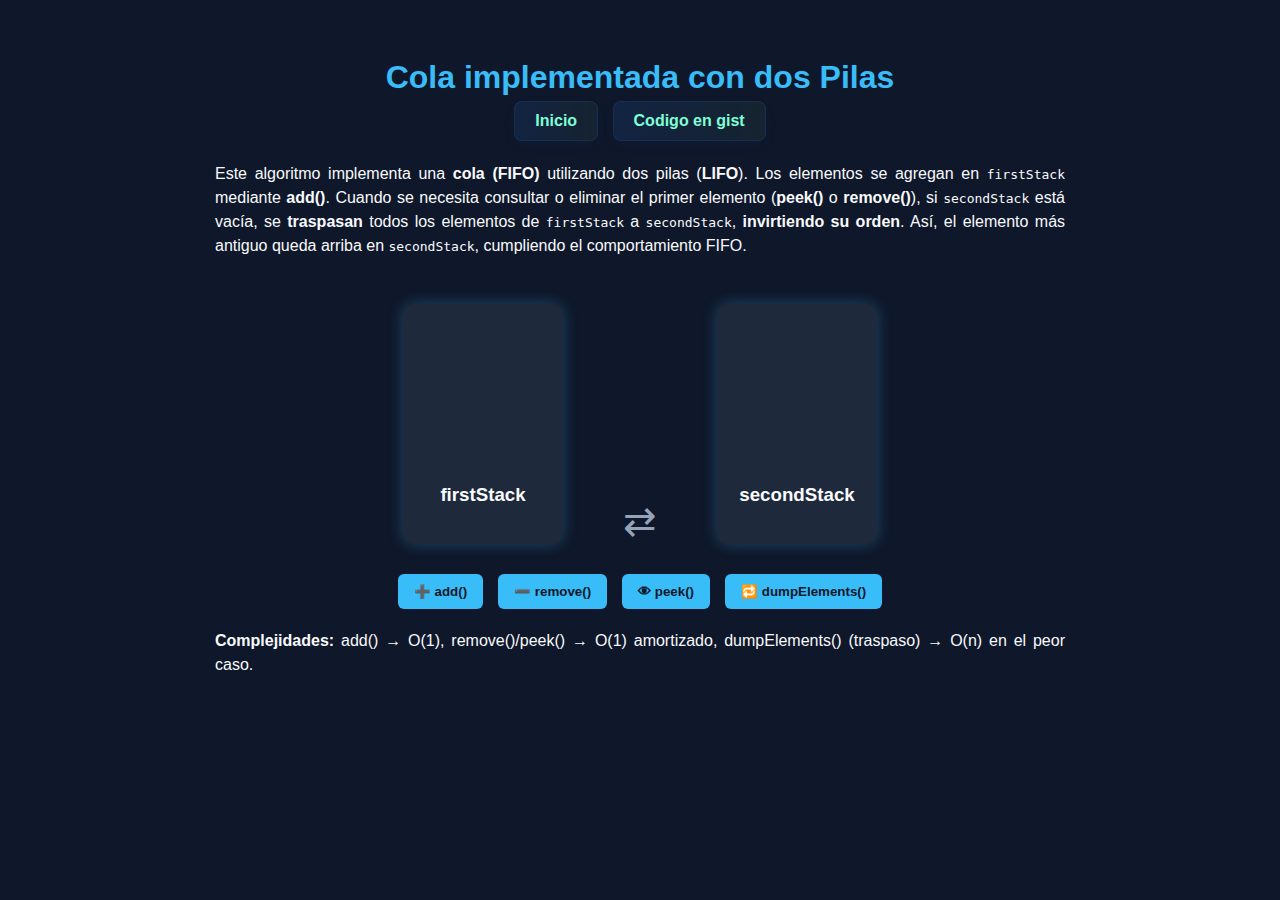
<file: Ejemplo visuales/java/05-StacksQueues/queue-with-stacks-visual.html>
<!DOCTYPE html>
<html lang="es">
<head>
  <meta charset="UTF-8" />
  <title>Cola implementada con dos Pilas (QueueWithStacks)</title>
  <link rel="stylesheet" href="css/queue-with-stacks-visual.css">
  <script src="../../components/navegacion.js"></script>
</head>
<body>
  <h1>Cola implementada con dos Pilas</h1>

    <div id="navegacion"></div>

      <script>
        cargarNavegacion('navegacion',"https://gist.github.com/EmilioM1983/f709db2cf75f2fb8a06d112d4413e069");
    </script>
</div>

  <p>
    Este algoritmo implementa una <b>cola (FIFO)</b> utilizando dos pilas (<b>LIFO</b>).  
    Los elementos se agregan en <code>firstStack</code> mediante <b>add()</b>.  
    Cuando se necesita consultar o eliminar el primer elemento (<b>peek()</b> o <b>remove()</b>),  
    si <code>secondStack</code> está vacía, se <b>traspasan</b> todos los elementos de 
    <code>firstStack</code> a <code>secondStack</code>, <b>invirtiendo su orden</b>.  
    Así, el elemento más antiguo queda arriba en <code>secondStack</code>, 
    cumpliendo el comportamiento FIFO.
  </p>

  <div class="container">
    <div class="stack" id="firstStack"><h3>firstStack</h3></div>
    <div class="arrow">⇄</div>
    <div class="stack" id="secondStack"><h3>secondStack</h3></div>
  </div>

  <div class="controls">
    <button onclick="add()">➕ add()</button>
    <button onclick="remove()">➖ remove()</button>
    <button onclick="peek()">👁 peek()</button>
    <button onclick="transfer()">🔁 dumpElements()</button>
  </div>

  <p style="margin-top:20px;">
    <b>Complejidades:</b>  
    add() → O(1), remove()/peek() → O(1) amortizado,  
    dumpElements() (traspaso) → O(n) en el peor caso.
  </p>

  <script src="js/queue-with-stacks-visual.js"></script>
</body>
</html>
</file>
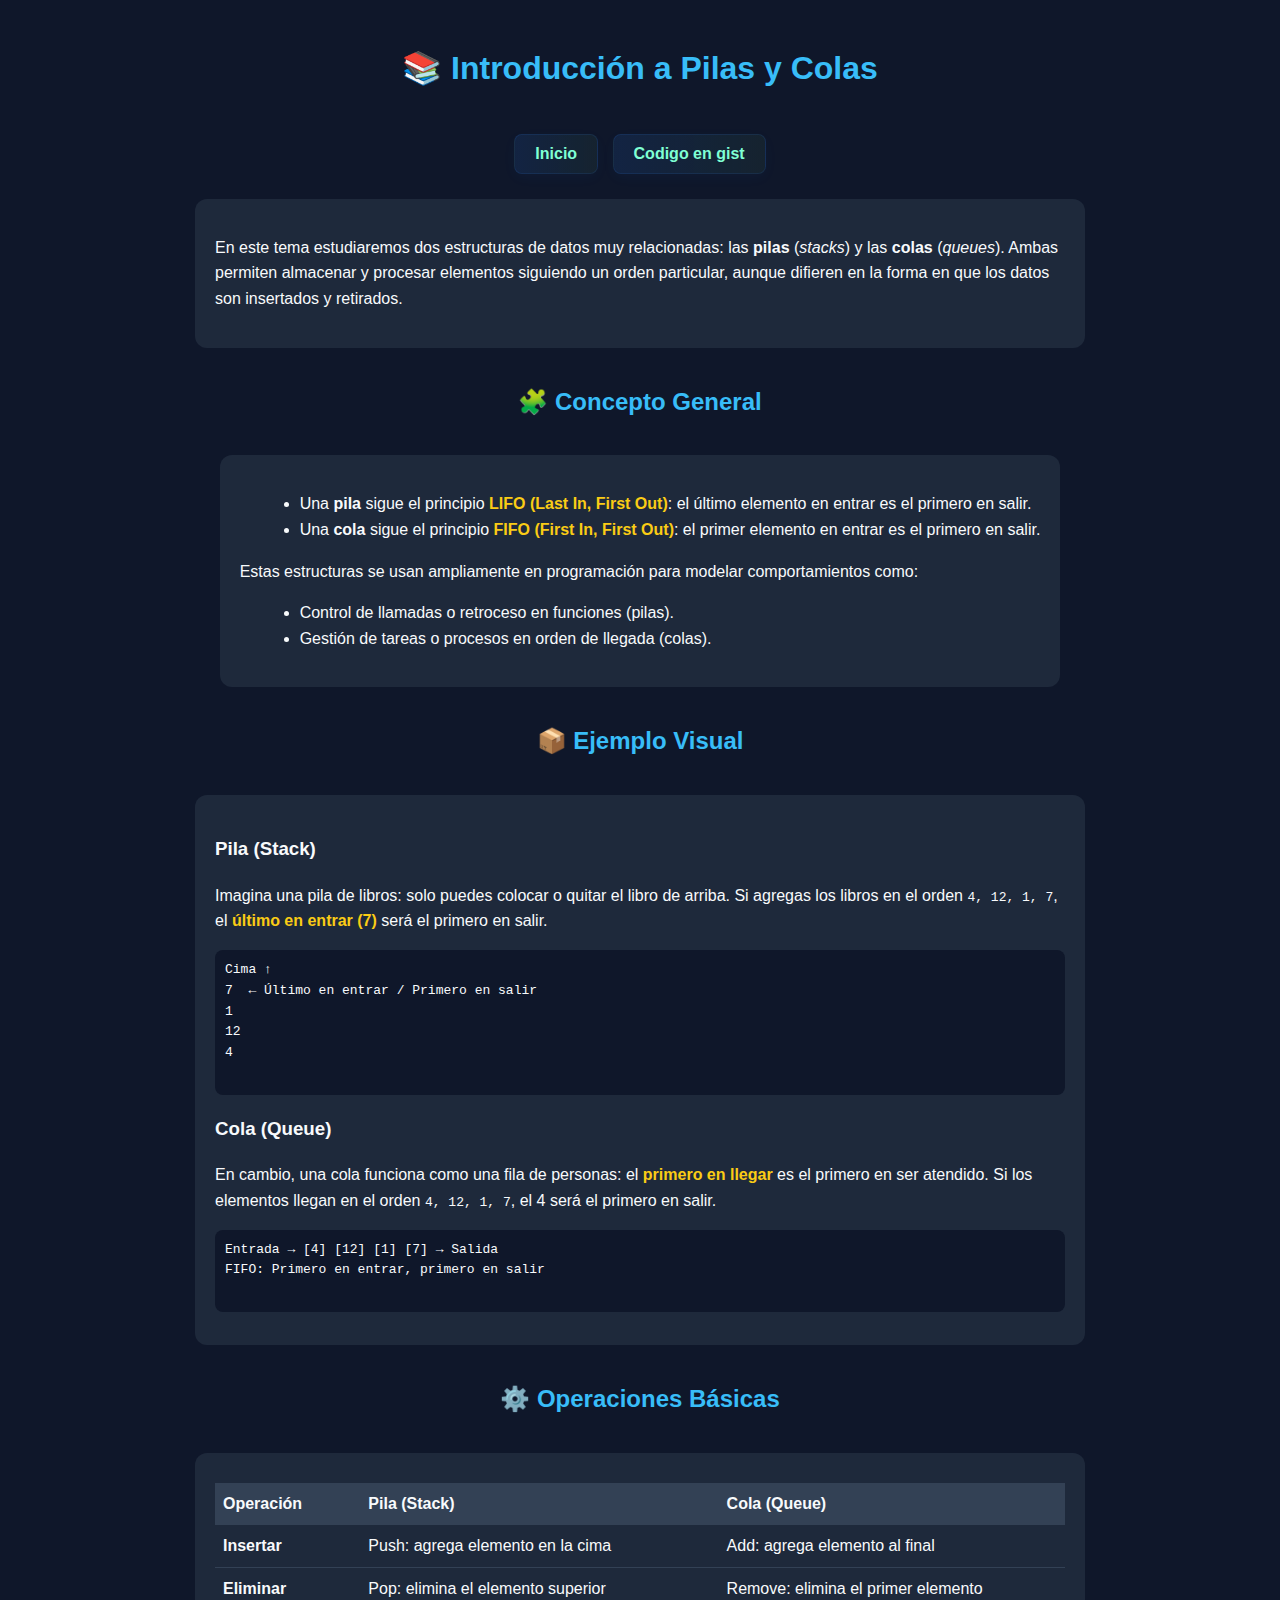
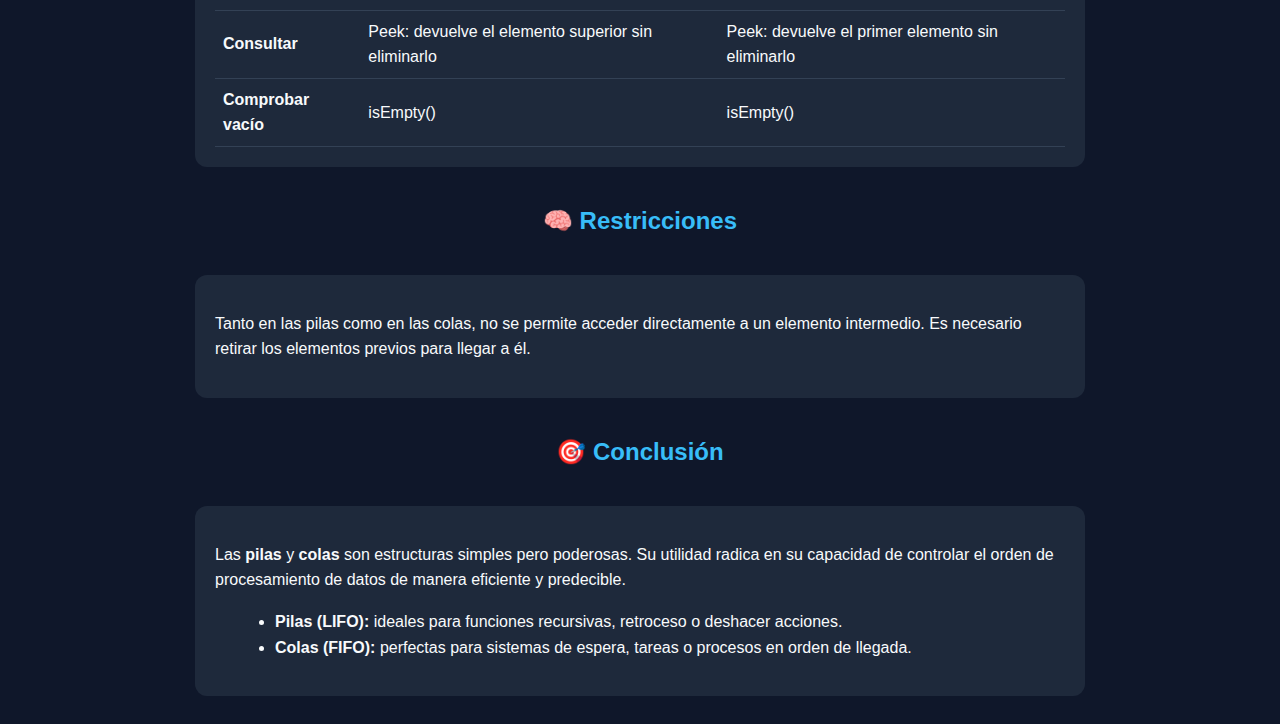
<file: Ejemplo visuales/java/05-StacksQueues/teoria.html>
<!DOCTYPE html>
<html lang="es">
<head>
<meta charset="UTF-8">
<meta name="viewport" content="width=device-width, initial-scale=1.0">
<title>Pilas y Colas - Introducción</title>
<link rel="stylesheet" href="css/teoria.css">
<script src="../../components/navegacion.js"></script>
</head>
<body>

<h1>📚 Introducción a Pilas y Colas</h1>

<div id="navegacion"></div>

      <script>
        cargarNavegacion('navegacion',"https://gist.github.com/EmilioM1983/f709db2cf75f2fb8a06d112d4413e069");
    </script>
</div>

<div class="section">
  <p>
    En este tema estudiaremos dos estructuras de datos muy relacionadas: 
    las <strong>pilas</strong> (<em>stacks</em>) y las <strong>colas</strong> (<em>queues</em>).
    Ambas permiten almacenar y procesar elementos siguiendo un orden particular,
    aunque difieren en la forma en que los datos son insertados y retirados.
  </p>
</div>

<h2>🧩 Concepto General</h2>
<div class="section">
  <ul>
    <li>Una <strong>pila</strong> sigue el principio <span class="highlight">LIFO (Last In, First Out)</span>: el último elemento en entrar es el primero en salir.</li>
    <li>Una <strong>cola</strong> sigue el principio <span class="highlight">FIFO (First In, First Out)</span>: el primer elemento en entrar es el primero en salir.</li>
  </ul>
  <p>
    Estas estructuras se usan ampliamente en programación para modelar comportamientos como:
  </p>
  <ul>
    <li>Control de llamadas o retroceso en funciones (pilas).</li>
    <li>Gestión de tareas o procesos en orden de llegada (colas).</li>
  </ul>
</div>

<h2>📦 Ejemplo Visual</h2>
<div class="section">
  <h3>Pila (Stack)</h3>
  <p>
    Imagina una pila de libros: solo puedes colocar o quitar el libro de arriba.
    Si agregas los libros en el orden <code>4, 12, 1, 7</code>,
    el <span class="highlight">último en entrar (7)</span> será el primero en salir.
  </p>
  <pre>
Cima ↑
7  ← Último en entrar / Primero en salir
1
12
4
  </pre>

  <h3>Cola (Queue)</h3>
  <p>
    En cambio, una cola funciona como una fila de personas:
    el <span class="highlight">primero en llegar</span> es el primero en ser atendido.
    Si los elementos llegan en el orden <code>4, 12, 1, 7</code>,
    el 4 será el primero en salir.
  </p>
  <pre>
Entrada → [4] [12] [1] [7] → Salida
FIFO: Primero en entrar, primero en salir
  </pre>
</div>

<h2>⚙️ Operaciones Básicas</h2>
<div class="section">
  <table>
    <tr><th>Operación</th><th>Pila (Stack)</th><th>Cola (Queue)</th></tr>
    <tr><td><strong>Insertar</strong></td><td>Push: agrega elemento en la cima</td><td>Add: agrega elemento al final</td></tr>
    <tr><td><strong>Eliminar</strong></td><td>Pop: elimina el elemento superior</td><td>Remove: elimina el primer elemento</td></tr>
    <tr><td><strong>Consultar</strong></td><td>Peek: devuelve el elemento superior sin eliminarlo</td><td>Peek: devuelve el primer elemento sin eliminarlo</td></tr>
    <tr><td><strong>Comprobar vacío</strong></td><td>isEmpty()</td><td>isEmpty()</td></tr>
  </table>
</div>

<h2>🧠 Restricciones</h2>
<div class="section">
  <p>
    Tanto en las pilas como en las colas, no se permite acceder directamente a un elemento intermedio.
    Es necesario retirar los elementos previos para llegar a él.
  </p>
</div>

<h2>🎯 Conclusión</h2>
<div class="section">
  <p>
    Las <strong>pilas</strong> y <strong>colas</strong> son estructuras simples pero poderosas.
    Su utilidad radica en su capacidad de controlar el orden de procesamiento de datos
    de manera eficiente y predecible.
  </p>
  <ul>
    <li><strong>Pilas (LIFO):</strong> ideales para funciones recursivas, retroceso o deshacer acciones.</li>
    <li><strong>Colas (FIFO):</strong> perfectas para sistemas de espera, tareas o procesos en orden de llegada.</li>
  </ul>
</div>

</body>
</html>
</file>
<file: Ejemplo visuales/java/03-ArraysHashTables/css/group-anagrams-visual.css>
body {
    font-family: "Segoe UI", sans-serif;
    background-color: #0f172a;
    color: #f8fafc;
    display: flex;
    flex-direction: column;
    align-items: center;
    padding: 30px;
  }
  h1 { color: #38bdf8; margin-bottom: 10px; }
  #container {
    display: flex;
    flex-wrap: wrap;
    gap: 20px;
    margin-bottom: 20px;
  }
  .word {
    background: #1e293b;
    border: 2px solid #334155;
    padding: 10px 15px;
    border-radius: 12px;
    font-size: 1.2rem;
    font-weight: 500;
    transition: 0.4s;
  }
  .highlight {
    background: #38bdf8;
    color: #0f172a;
  }
  .group {
    border: 2px dashed #facc15;
    border-radius: 15px;
    padding: 10px;
    display: flex;
    gap: 10px;
    background: rgba(250,204,21,0.1);
  }
  button {
    background: #38bdf8;
    border: none;
    color: #0f172a;
    padding: 10px 20px;
    border-radius: 10px;
    font-size: 1rem;
    font-weight: bold;
    cursor: pointer;
  }
  button:hover { background: #0ea5e9; }
  #desc { margin-top: 15px; font-style: italic; color: #94a3b8; }
  
  #purpose {
  background: rgba(56, 189, 248, 0.1);
  border-left: 5px solid #38bdf8;
  border-radius: 10px;
  padding: 15px 20px;
  margin-top: 50px;
  margin-bottom: 20px;
  max-width: 800px;
  line-height: 1.5;
}
#purpose h2 {
  margin-top: 0;
  color: #38bdf8;
}
#purpose code {
  background: #1e293b;
  color: #facc15;
  padding: 2px 6px;
  border-radius: 5px;
}
</file>
<file: Ejemplo visuales/java/03-ArraysHashTables/css/is-unique.css>
body { font-family: 'Segoe UI', sans-serif; background-color: #0d1117; color: #e6edf3; display: flex; flex-direction: column; align-items: center; padding: 30px; }

input { padding: 8px 12px; border-radius: 8px; border: none; margin-right: 10px; }

button { background: #238636; color: white; border: none; padding: 8px 16px; border-radius: 8px; cursor: pointer; }
    
button:hover { background: #2ea043; }

/* === BOTONES === */
        .btn {
            display: inline-block;
            background: linear-gradient(90deg, rgba(47,129,247,0.12), rgba(126,231,135,0.06));
            padding: 10px 20px;
            border-radius: 8px;
            color: #e6edf3;
            text-decoration: none;
            font-weight: 600;
            border: 1px solid rgba(47,129,247,0.12);
            box-shadow: 0 4px 14px rgba(47,129,247,0.04);
            transition: transform 0.18s ease, box-shadow 0.18s ease;
            margin: 5px;
        }
    
.char-box { display: inline-block; width: 35px; height: 35px; line-height: 35px; text-align: center; border-radius: 6px; margin: 5px; font-weight: bold; transition: all 0.3s ease; }
    
.new { background-color: #2f81f7; color: white; }
    
.repeated { background-color: #f85149; color: white; }
    
#result { margin-top: 20px; font-size: 1.3em; font-weight: bold; }

#purpose{
    max-width: 650px;
  background: #1e293b;
  padding: 18px 24px;
  border-left: 6px solid #38bdf8;
  border-radius: 12px;
  color: #e2e8f0;
  font-size: 1rem;
  line-height: 1.6;
  text-align: justify;
  box-shadow: 0 4px 10px rgba(0,0,0,0.25);
  animation: fadeIn 1.2s ease forwards;
  }
  
  @keyframes fadeIn {
  from { opacity: 0; transform: translateY(-10px); }
  to { opacity: 1; transform: translateY(0); }
}
</file>
<file: Ejemplo visuales/java/03-ArraysHashTables/css/teoria.css>
body {
    font-family: "Segoe UI", sans-serif;
    background: #0f172a;
    color: #f8fafc;
    display: flex;
    flex-direction: column;
    align-items: center;
    gap: 20px;
    padding: 20px;
  }
  h1, h2 { color: #38bdf8; }
  .section {
    max-width: 850px;
    background: #1e293b;
    padding: 20px;
    border-radius: 12px;
    line-height: 1.6;
  }
  .highlight {
    color: #facc15;
    font-weight: bold;
  }
  ul { margin-left: 20px; }
</file>
<file: Ejemplo visuales/java/03-ArraysHashTables/css/two-sum.css>
body {
    font-family: "Segoe UI", sans-serif;
    background-color: #0f172a;
    color: #f8fafc;
    display: flex;
    flex-direction: column;
    align-items: center;
    padding: 30px;
  }
  h1 { color: #38bdf8; margin-bottom: 10px; }
  #array {
    display: flex;
    gap: 12px;
    margin: 20px 0;
  }
  .num {
    background: #1e293b;
    border: 2px solid #334155;
    border-radius: 10px;
    padding: 10px 20px;
    font-size: 1.2rem;
    transition: 0.4s;
  }
  .highlight { background: #38bdf8; color: #0f172a; }
  .found { background: #10b981; color: #0f172a; }
  #map {
    background: rgba(56,189,248,0.1);
    border: 1px dashed #38bdf8;
    border-radius: 12px;
    padding: 15px;
    width: 260px;
    text-align: left;
  }
  button {
    background: #38bdf8;
    border: none;
    color: #0f172a;
    padding: 10px 20px;
    border-radius: 10px;
    font-size: 1rem;
    font-weight: bold;
    cursor: pointer;
    margin-top: 10px;
  }
  button:hover { background: #0ea5e9; }
  #desc { margin-top: 20px; font-style: italic; color: #94a3b8; }

  /* === Estilos para el bloque de explicación de algoritmos === */
.algoritmo-explicacion {
  background: #1e1e2e;
  color: #eaeaea;
  border-radius: 16px;
  padding: 1.5rem 2rem;
  margin: 1.5rem 0;
  box-shadow: 0 4px 20px rgba(0, 0, 0, 0.25);
  line-height: 1.6;
  font-family: "JetBrains Mono", monospace;
  border-left: 6px solid #7b61ff;
  transition: transform 0.2s ease, box-shadow 0.2s ease;
}

.algoritmo-explicacion:hover {
  transform: scale(1.01);
  box-shadow: 0 8px 24px rgba(123, 97, 255, 0.3);
}

.algoritmo-explicacion h2 {
  color: #b48eff;
  font-size: 1.6rem;
  margin-bottom: 1rem;
}

.algoritmo-explicacion h3 {
  color: #8be9fd;
  font-size: 1.2rem;
  margin-top: 1rem;
}

.algoritmo-explicacion p {
  margin: 0.5rem 0 1rem 0;
  font-size: 1rem;
}

.algoritmo-explicacion pre {
  background: #2a2a3b;
  color: #f8f8f2;
  padding: 0.8rem;
  border-radius: 10px;
  overflow-x: auto;
  font-size: 0.95rem;
  border: 1px solid #3d3d55;
}

.algoritmo-explicacion code {
  background: #2e2e3f;
  padding: 2px 5px;
  border-radius: 4px;
  color: #ffb86c;
  font-size: 0.95rem;
}

.algoritmo-explicacion ol,
.algoritmo-explicacion ul {
  margin-left: 1.2rem;
}

.algoritmo-explicacion li {
  margin-bottom: 0.5rem;
}
</file>
<file: Ejemplo visuales/java/03-ArraysHashTables/css/zero-matrix-visual.css>
body {
    font-family: "Segoe UI", sans-serif;
    display: flex;
    flex-direction: column;
    align-items: center;
    gap: 20px;
    background: #0f172a;
    color: #f8fafc;
  }
  h1 { color: #38bdf8; }
  #matrix {
    display: grid;
    gap: 4px;
  }
  .cell {
    width: 60px;
    height: 60px;
    display: flex;
    justify-content: center;
    align-items: center;
    font-weight: bold;
    border-radius: 8px;
    transition: all 0.5s ease;
    background-color: #1e293b;
  }
  .zero {
    background-color: #ef4444;
    color: white;
  }
  .marker {
    background-color: #facc15;
  }
  button {
    background: #38bdf8;
    color: #0f172a;
    border: none;
    padding: 10px 20px;
    font-size: 1rem;
    font-weight: bold;
    border-radius: 10px;
    cursor: pointer;
    transition: 0.3s;
  }
  button:hover { background: #0ea5e9; }

  /* === BOTONES === */
        .btn {
            display: inline-block;
            background: linear-gradient(90deg, rgba(47,129,247,0.12), rgba(126,231,135,0.06));
            padding: 10px 20px;
            border-radius: 8px;
            color: #e6edf3;
            text-decoration: none;
            font-weight: 600;
            border: 1px solid rgba(47,129,247,0.12);
            box-shadow: 0 4px 14px rgba(47,129,247,0.04);
            transition: transform 0.18s ease, box-shadow 0.18s ease;
            margin: 5px;
        }

  #purpose{
    max-width: 650px;
  background: #1e293b;
  padding: 18px 24px;
  border-left: 6px solid #38bdf8;
  border-radius: 12px;
  color: #e2e8f0;
  font-size: 1rem;
  line-height: 1.6;
  text-align: justify;
  box-shadow: 0 4px 10px rgba(0,0,0,0.25);
  animation: fadeIn 1.2s ease forwards;
  }
  
  @keyframes fadeIn {
  from { opacity: 0; transform: translateY(-10px); }
  to { opacity: 1; transform: translateY(0); }
}
</file>
<file: Ejemplo visuales/java/04-LinkedList/css/merge-two-lists-visual.css>
body {
    font-family: "Segoe UI", sans-serif;
    background: #0f172a;
    color: #f8fafc;
    display: flex;
    flex-direction: column;
    align-items: center;
    gap: 20px;
  }
  h1 { color: #38bdf8; }
  .list {
    display: flex;
    align-items: center;
    gap: 8px;
  }
  .node {
    background: #1e293b;
    padding: 15px 20px;
    border-radius: 12px;
    font-weight: bold;
    transition: all 0.5s ease;
    min-width: 40px;
    text-align: center;
  }
  .arrow {
    font-size: 20px;
    color: #38bdf8;
  }
  .active { background: #facc15; color: #0f172a; }
  .merged { background: #10b981; color: #0f172a; }
  button {
    background: #38bdf8;
    color: #0f172a;
    border: none;
    padding: 10px 20px;
    font-size: 1rem;
    font-weight: bold;
    border-radius: 10px;
    cursor: pointer;
    transition: 0.3s;
  }
  button:hover { background: #0ea5e9; }
</file>
<file: Ejemplo visuales/java/04-LinkedList/css/nth-node-to-last-visual.css>
body {
    font-family: "Segoe UI", sans-serif;
    background: #0f172a;
    color: #f8fafc;
    display: flex;
    flex-direction: column;
    align-items: center;
    gap: 20px;
    padding: 20px;
  }
  h1 { color: #38bdf8; }
  .info {
    max-width: 700px;
    background: #1e293b;
    padding: 15px;
    border-radius: 10px;
    line-height: 1.5;
  }
  .list {
    display: flex;
    align-items: center;
    gap: 8px;
  }
  .node {
    background: #1e293b;
    padding: 15px 20px;
    border-radius: 12px;
    font-weight: bold;
    transition: all 0.5s ease;
    min-width: 40px;
    text-align: center;
  }
  .arrow {
    font-size: 20px;
    color: #38bdf8;
  }
  .p1 { border: 3px solid #facc15; }
  .p2 { border: 3px solid #10b981; }
  button {
    background: #38bdf8;
    color: #0f172a;
    border: none;
    padding: 10px 20px;
    font-size: 1rem;
    font-weight: bold;
    border-radius: 10px;
    cursor: pointer;
    transition: 0.3s;
  }
  button:hover { background: #0ea5e9; }
</file>
<file: Ejemplo visuales/java/04-LinkedList/css/remove-dups-visual.css>
body {
    font-family: "Segoe UI", sans-serif;
    background-color: #0f172a;
    color: #f8fafc;
    display: flex;
    flex-direction: column;
    align-items: center;
    gap: 20px;
  }

  h1 { color: #38bdf8; }

  .list {
    display: flex;
    align-items: center;
    gap: 10px;
    flex-wrap: wrap;
    justify-content: center;
  }

  .node {
    width: 60px;
    height: 60px;
    border-radius: 12px;
    display: flex;
    justify-content: center;
    align-items: center;
    font-weight: bold;
    background: #1e293b;
    color: #f8fafc;
    position: relative;
    transition: all 0.6s ease;
  }

  .arrow::after {
    content: "→";
    font-size: 1.5rem;
    margin-left: 4px;
    color: #38bdf8;
  }

  .duplicate {
    background-color: #ef4444;
  }

  .unique {
    background-color: #22c55e;
  }

  button {
    background: #38bdf8;
    color: #0f172a;
    border: none;
    padding: 10px 20px;
    font-size: 1rem;
    font-weight: bold;
    border-radius: 10px;
    cursor: pointer;
    transition: 0.3s;
  }

  button:hover {
    background: #0ea5e9;
  }


  #desc {
    text-align: center;
  }
</file>
<file: Ejemplo visuales/java/04-LinkedList/css/swapNodesInPairs.css>
body {
    font-family: "Segoe UI", sans-serif;
    background: #0f172a;
    color: #f8fafc;
    display: flex;
    flex-direction: column;
    align-items: center;
    gap: 20px;
    padding: 20px;
  }
  h1 { color: #38bdf8; }
  .info {
    max-width: 700px;
    background: #1e293b;
    padding: 15px;
    border-radius: 10px;
    line-height: 1.5;
  }
  .list {
    display: flex;
    align-items: center;
    gap: 8px;
    flex-wrap: wrap;
    justify-content: center;
  }
  .node {
    background: #1e293b;
    padding: 15px 20px;
    border-radius: 12px;
    font-weight: bold;
    transition: all 0.5s ease;
    min-width: 40px;
    text-align: center;
  }
  .arrow {
    font-size: 20px;
    color: #38bdf8;
  }
  .active {
    border: 3px solid #facc15;
    background: #334155;
  }
  button {
    background: #38bdf8;
    color: #0f172a;
    border: none;
    padding: 10px 20px;
    font-size: 1rem;
    font-weight: bold;
    border-radius: 10px;
    cursor: pointer;
    transition: 0.3s;
  }
  button:hover { background: #0ea5e9; }
</file>
<file: Ejemplo visuales/java/04-LinkedList/css/teoria.css>
body {
    font-family: "Segoe UI", sans-serif;
    background: #0f172a;
    color: #f8fafc;
    display: flex;
    flex-direction: column;
    align-items: center;
    gap: 20px;
    padding: 20px;
  }
  h1, h2 { color: #38bdf8; }
  .section {
    max-width: 850px;
    background: #1e293b;
    padding: 20px;
    border-radius: 12px;
    line-height: 1.6;
  }
  .highlight {
    color: #facc15;
    font-weight: bold;
  }
  ul { margin-left: 20px; }
  pre {
    background: #0f172a;
    padding: 10px;
    border-radius: 8px;
    color: #f8fafc;
  }
</file>
<file: Ejemplo visuales/java/05-StacksQueues/css/queue-with-stacks-visual.css>
body {
      font-family: "Segoe UI", sans-serif;
      background: #0f172a;
      color: #f8fafc;
      display: flex;
      flex-direction: column;
      align-items: center;
      padding: 30px;
    }
    h1 {
      color: #38bdf8;
      margin-bottom: 0;
    }
    p {
      max-width: 850px;
      text-align: justify;
      line-height: 1.5;
    }
    .container {
      display: flex;
      gap: 60px;
      margin-top: 30px;
      align-items: flex-end;
    }
    .stack {
      display: flex;
      flex-direction: column-reverse;
      align-items: center;
      background: #1e293b;
      padding: 20px;
      border-radius: 12px;
      box-shadow: 0 0 15px rgba(56,189,248,0.3);
      min-width: 120px;
      min-height: 200px;
      position: relative;
    }
    .block {
      width: 70px;
      height: 30px;
      background: #38bdf8;
      color: #0f172a;
      font-weight: bold;
      display: flex;
      justify-content: center;
      align-items: center;
      border-radius: 6px;
      margin-top: 4px;
      transition: all 0.8s ease;
      position: relative;
    }
    .arrow {
      font-size: 40px;
      margin-top: 50px;
      color: #94a3b8;
    }
    .controls {
      margin-top: 30px;
      display: flex;
      gap: 15px;
    }
    button {
      padding: 10px 16px;
      border: none;
      border-radius: 6px;
      background: #38bdf8;
      color: #0f172a;
      cursor: pointer;
      font-weight: bold;
      transition: 0.3s;
    }
    button:hover {
      background: #0ea5e9;
    }
</file>
<file: Ejemplo visuales/java/05-StacksQueues/css/teoria.css>
body {
    font-family: "Segoe UI", sans-serif;
    background: #0f172a;
    color: #f8fafc;
    display: flex;
    flex-direction: column;
    align-items: center;
    gap: 20px;
    padding: 20px;
  }
  h1, h2 { color: #38bdf8; }
  .section {
    max-width: 850px;
    background: #1e293b;
    padding: 20px;
    border-radius: 12px;
    line-height: 1.6;
  }
  .highlight {
    color: #facc15;
    font-weight: bold;
  }
  ul { margin-left: 20px; }
  table {
    width: 100%;
    border-collapse: collapse;
    margin-top: 10px;
  }
  th, td {
    border-bottom: 1px solid #334155;
    padding: 8px;
  }
  th {
    background: #334155;
    text-align: left;
  }
  pre {
    background: #0f172a;
    padding: 10px;
    border-radius: 8px;
    color: #f8fafc;
  }
</file>
<file: Ejemplo visuales/styles.css>
/* === RESET GENERAL === */
* {
  margin: 0;
  padding: 0;
  box-sizing: border-box;
}

/* === FUENTE Y COLORES BASE === */
body {
  font-family: 'Segoe UI', 'JetBrains Mono', Consolas, monospace;
  background-color: #0d1117;
  color: #e6edf3;
  display: flex;
  flex-direction: column;
  align-items: center;
  min-height: 100vh;
  padding: 50px 20px;
}

/* === TÍTULOS === */
h1 {
  font-size: 2.8rem;
  color: #2f81f7;
  margin-bottom: 0.3em;
  text-shadow: 0 0 10px rgba(47, 129, 247, 0.4);
  animation: fadeIn 1s ease-in-out;
}

h2 {
  font-size: 1.3rem;
  color: #7ee787;
  margin-bottom: 2rem;
  font-weight: 400;
  opacity: 0.9;
}

/* === LISTA PRINCIPAL === */
ul {
  list-style-type: none;
  width: 100%;
  max-width: 600px;
  background-color: rgba(33, 38, 45, 0.7);
  border: 1px solid rgba(56, 62, 71, 0.6);
  border-radius: 16px;
  padding: 25px 30px;
  box-shadow: 0 0 15px rgba(0, 0, 0, 0.3);
  animation: slideUp 1s ease;
}

/* === NIVELES DE LISTA === */
ul ul {
  margin-top: 10px;
  margin-left: 25px;
  border-left: 2px solid rgba(47, 129, 247, 0.3);
  padding-left: 15px;
}

/* === ELEMENTOS === */
li {
  margin-bottom: 12px;
  font-size: 1.05rem;
  color: #e6edf3;
  transition: color 0.3s ease;
}

li:hover {
  color: #58a6ff;
}

/* === ENLACES === */
a {
  color: #7ee787;
  text-decoration: none;
  font-weight: 500;
  transition: all 0.3s ease;
  border-bottom: 1px dashed rgba(126, 231, 135, 0.3);
}

a:hover {
  color: #2f81f7;
  border-bottom: 1px solid #2f81f7;
  text-shadow: 0 0 8px rgba(47, 129, 247, 0.6);
}

/* === EFECTOS VISUALES === */
@keyframes fadeIn {
  from { opacity: 0; transform: translateY(-10px); }
  to { opacity: 1; transform: translateY(0); }
}

@keyframes slideUp {
  from { opacity: 0; transform: translateY(30px); }
  to { opacity: 1; transform: translateY(0); }
}

/* === DETALLE DECORATIVO === */
body::before {
  content: '';
  position: fixed;
  top: -100px;
  left: -100px;
  width: 400px;
  height: 400px;
  background: radial-gradient(circle, rgba(47,129,247,0.15) 0%, transparent 70%);
  z-index: 0;
  filter: blur(60px);
}

body::after {
  content: '';
  position: fixed;
  bottom: -120px;
  right: -120px;
  width: 400px;
  height: 400px;
  background: radial-gradient(circle, rgba(126,231,135,0.1) 0%, transparent 70%);
  z-index: 0;
  filter: blur(60px);
}

/* === ICONOS SOCIALES === */
.social-links {
  display: flex;
  gap: 20px;
  margin-bottom: 25px;
}

.social {
  font-size: 1.8rem;
  color: #e6edf3;
  transition: all 0.3s ease;
}

.social.github:hover {
  color: #2f81f7;
  text-shadow: 0 0 10px rgba(47, 129, 247, 0.6);
}

.social.linkedin:hover {
  color: #0a66c2;
  text-shadow: 0 0 10px rgba(10, 102, 194, 0.6);
}

/* === FEATURED LINK (Big O) === */
.featured {
  width: 100%;
  max-width: 600px;
  margin: 12px 0;
  display:flex;
  justify-content:center;
}
.big-o-link {
  background: linear-gradient(90deg, rgba(47,129,247,0.12), rgba(126,231,135,0.06));
  padding: 8px 14px;
  border-radius: 999px;
  color: #e6edf3;
  text-decoration:none;
  font-weight:600;
  border: 1px solid rgba(47,129,247,0.12);
  box-shadow: 0 4px 14px rgba(47,129,247,0.04);
  transition: transform 0.18s ease, box-shadow 0.18s ease;
}
.big-o-link:hover {
  transform: translateY(-3px);
  box-shadow: 0 10px 30px rgba(47,129,247,0.08);
}

/* ajustes para la página Big O (si lo pegas aquí) */
.course { z-index: 2; }
.legend-swatch { border: 1px solid rgba(255,255,255,0.06); }
</file>
